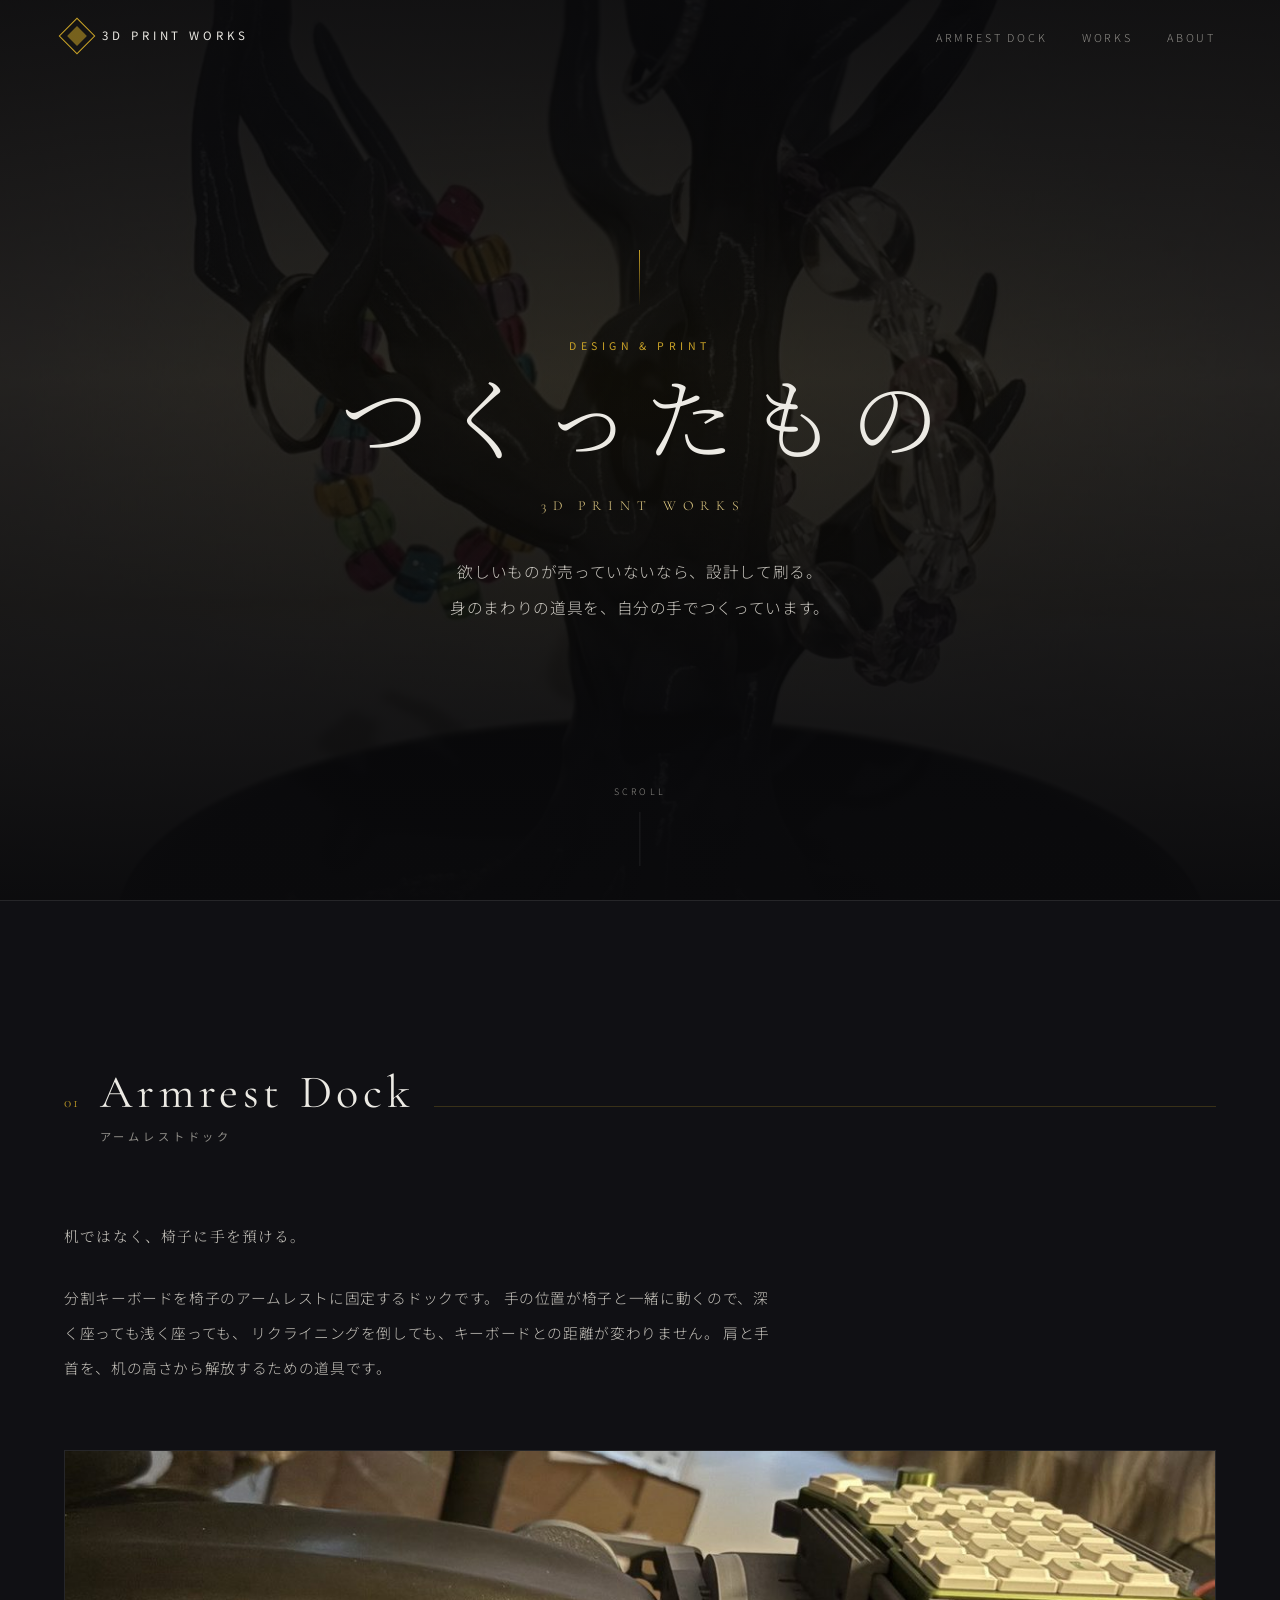
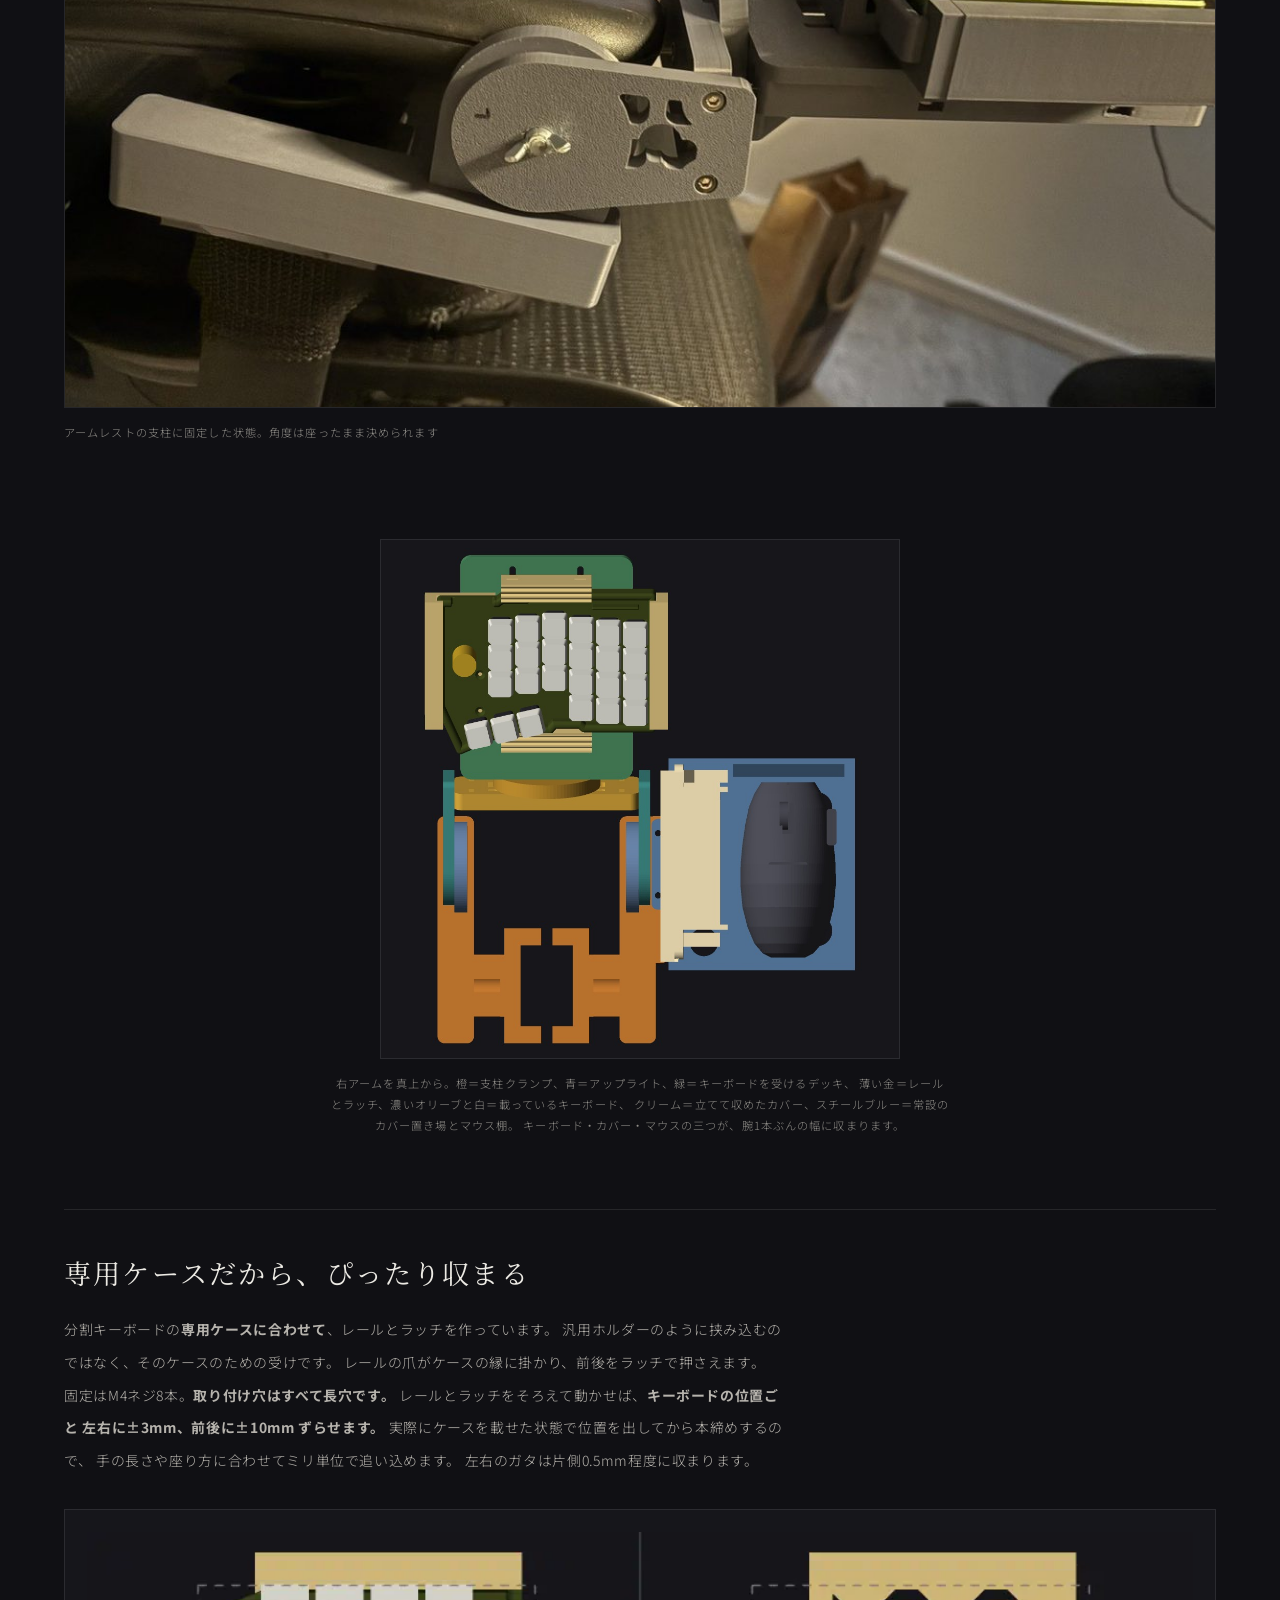
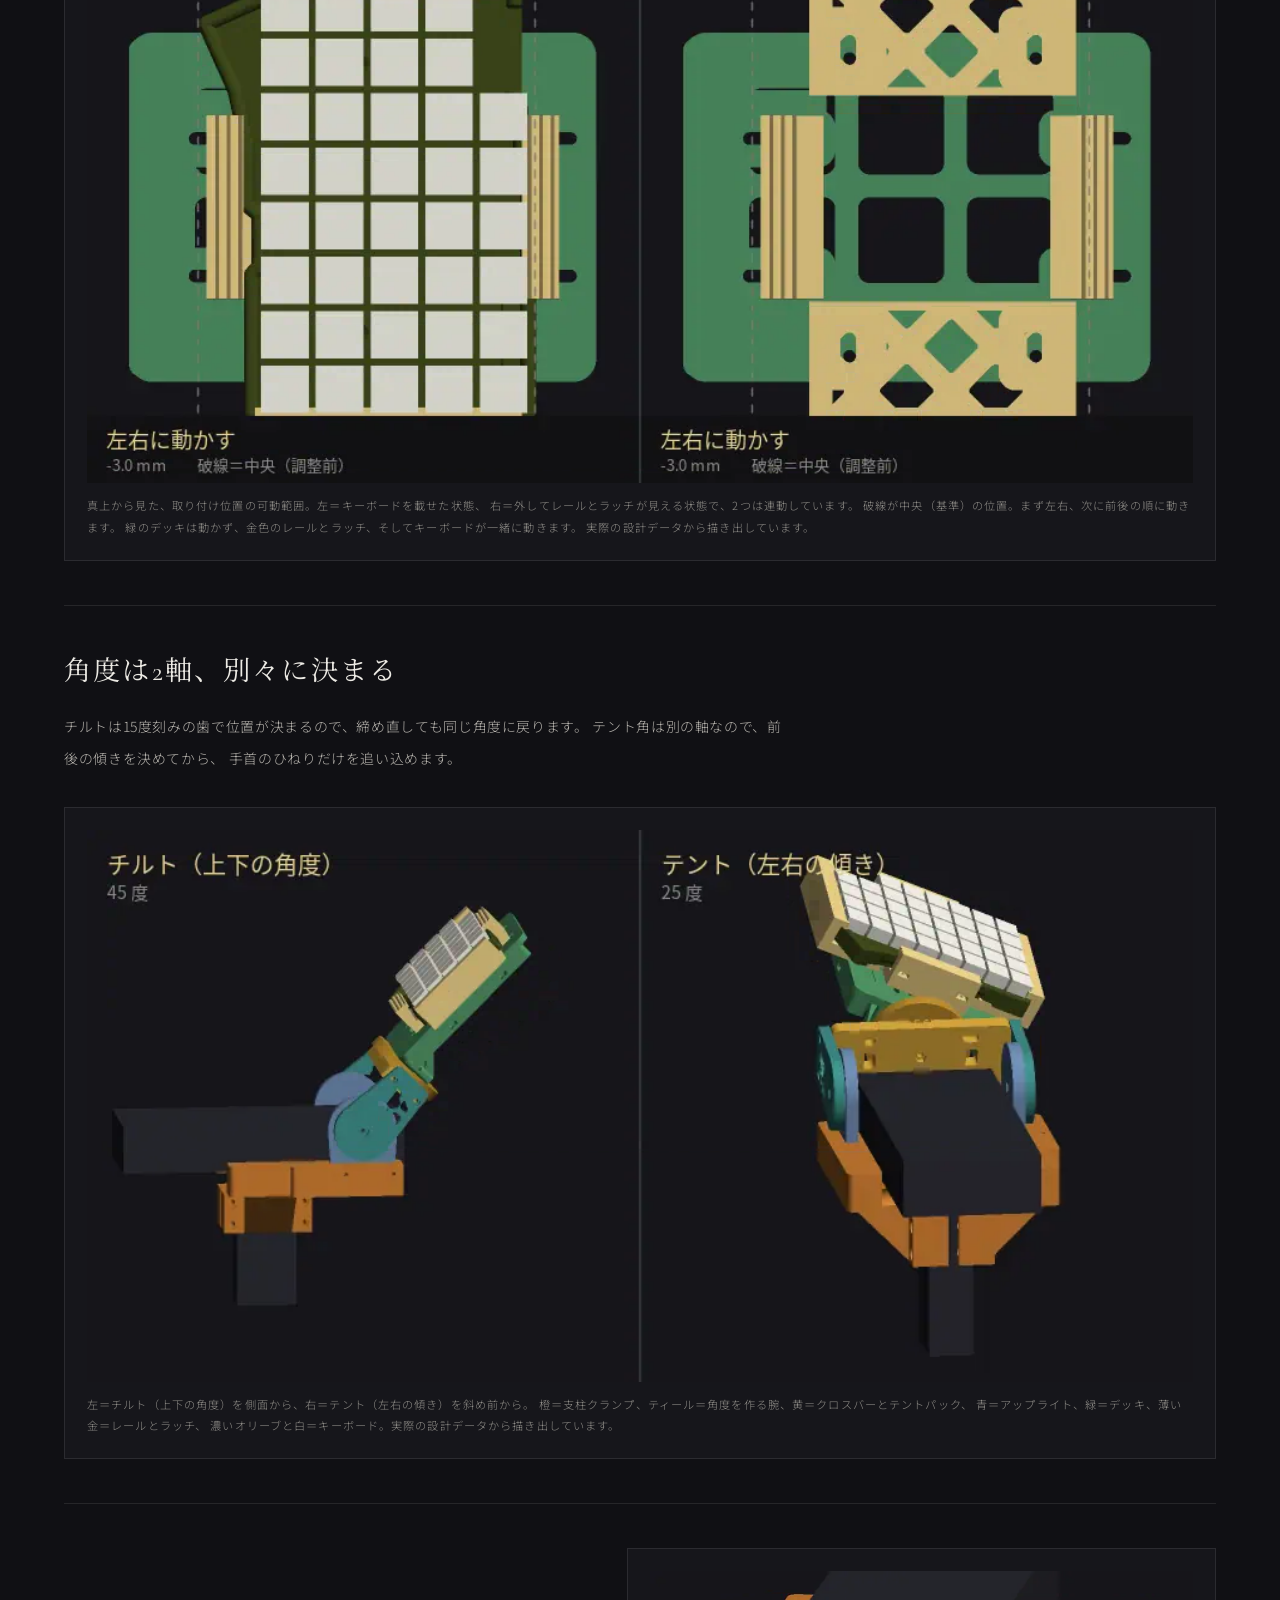
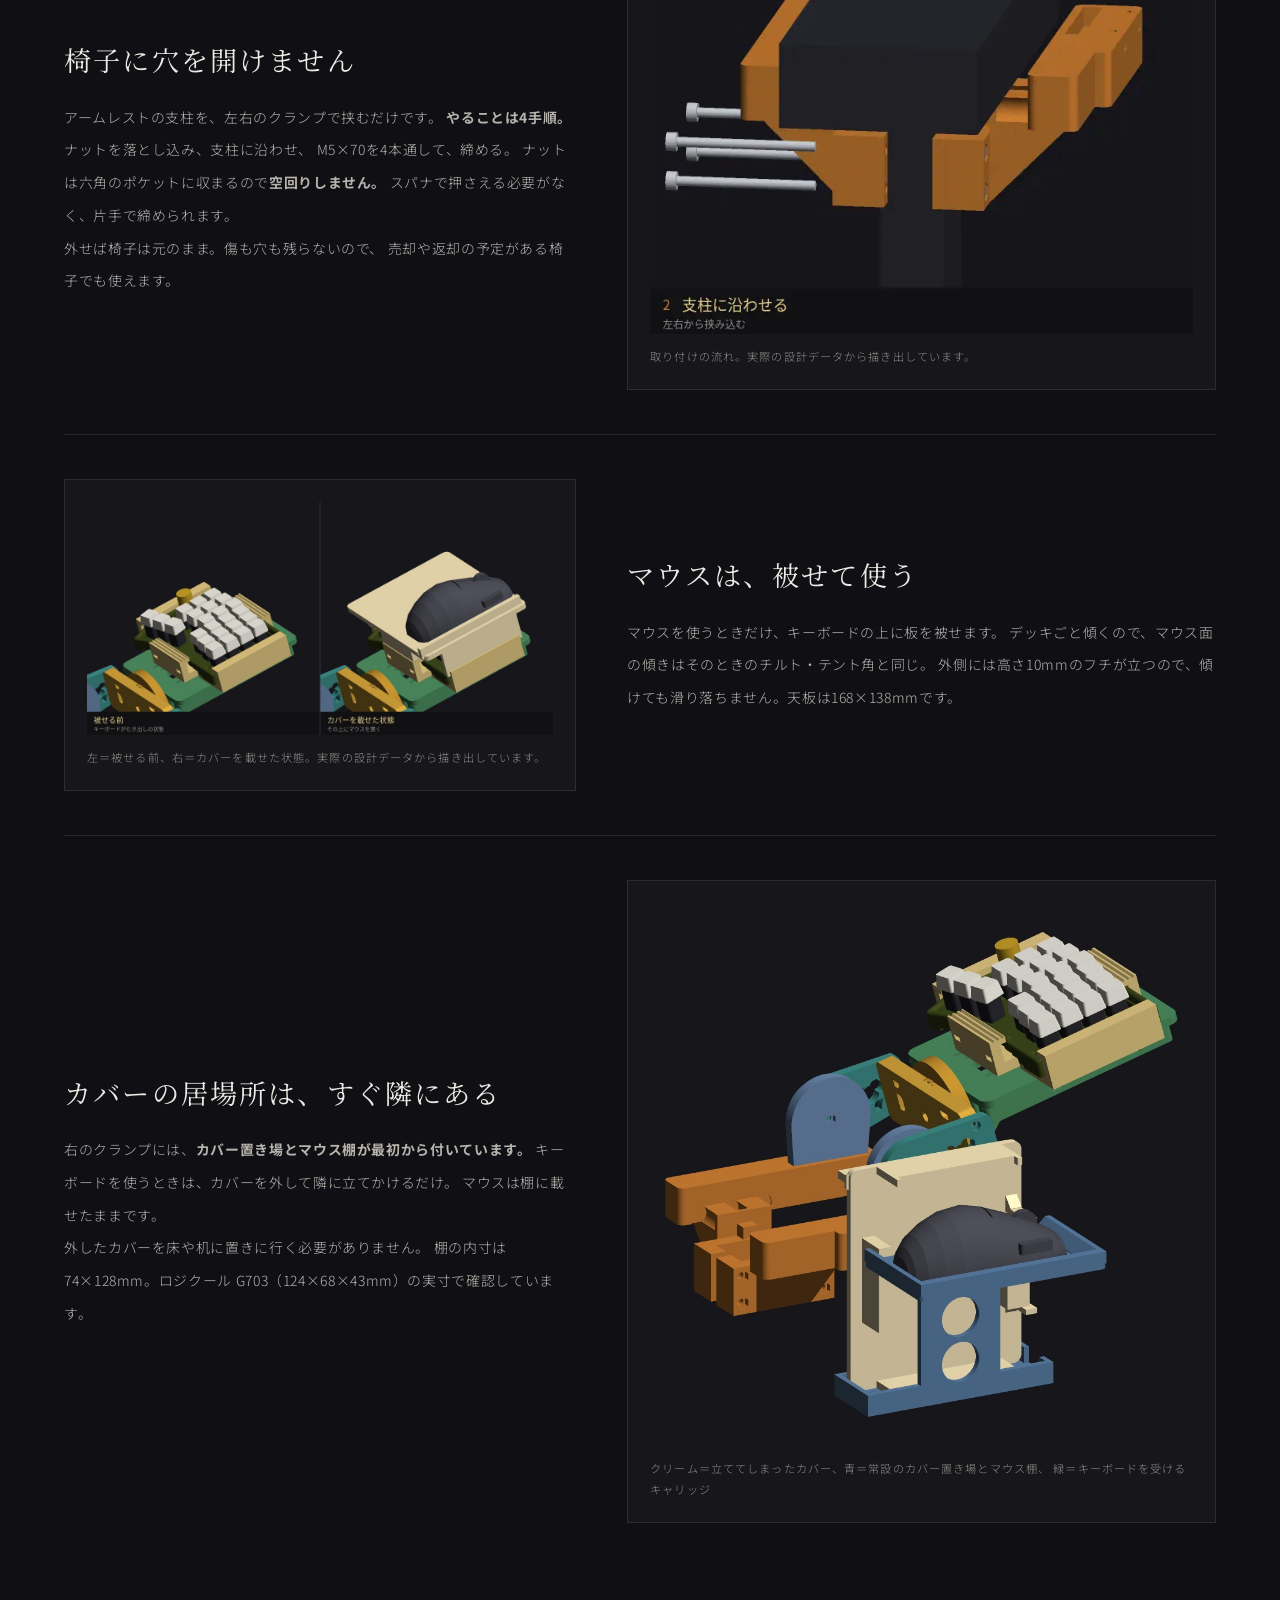
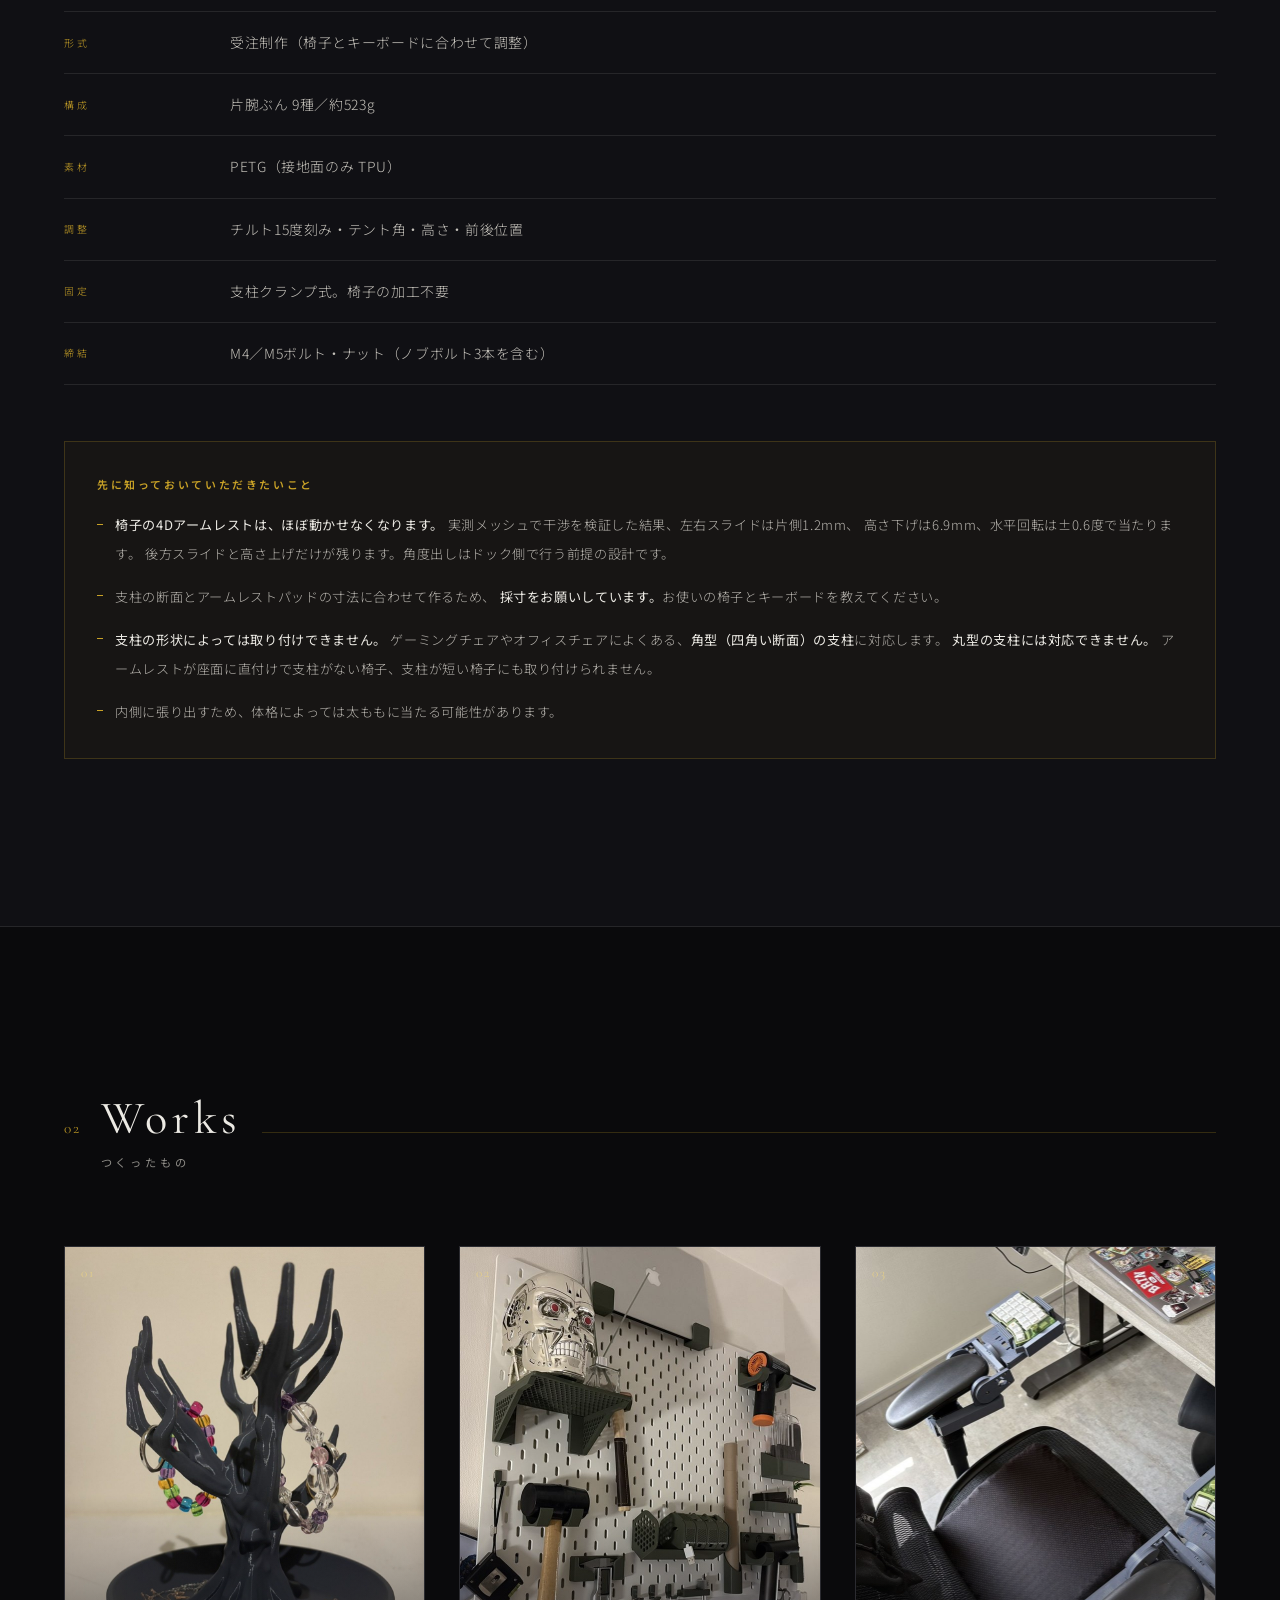
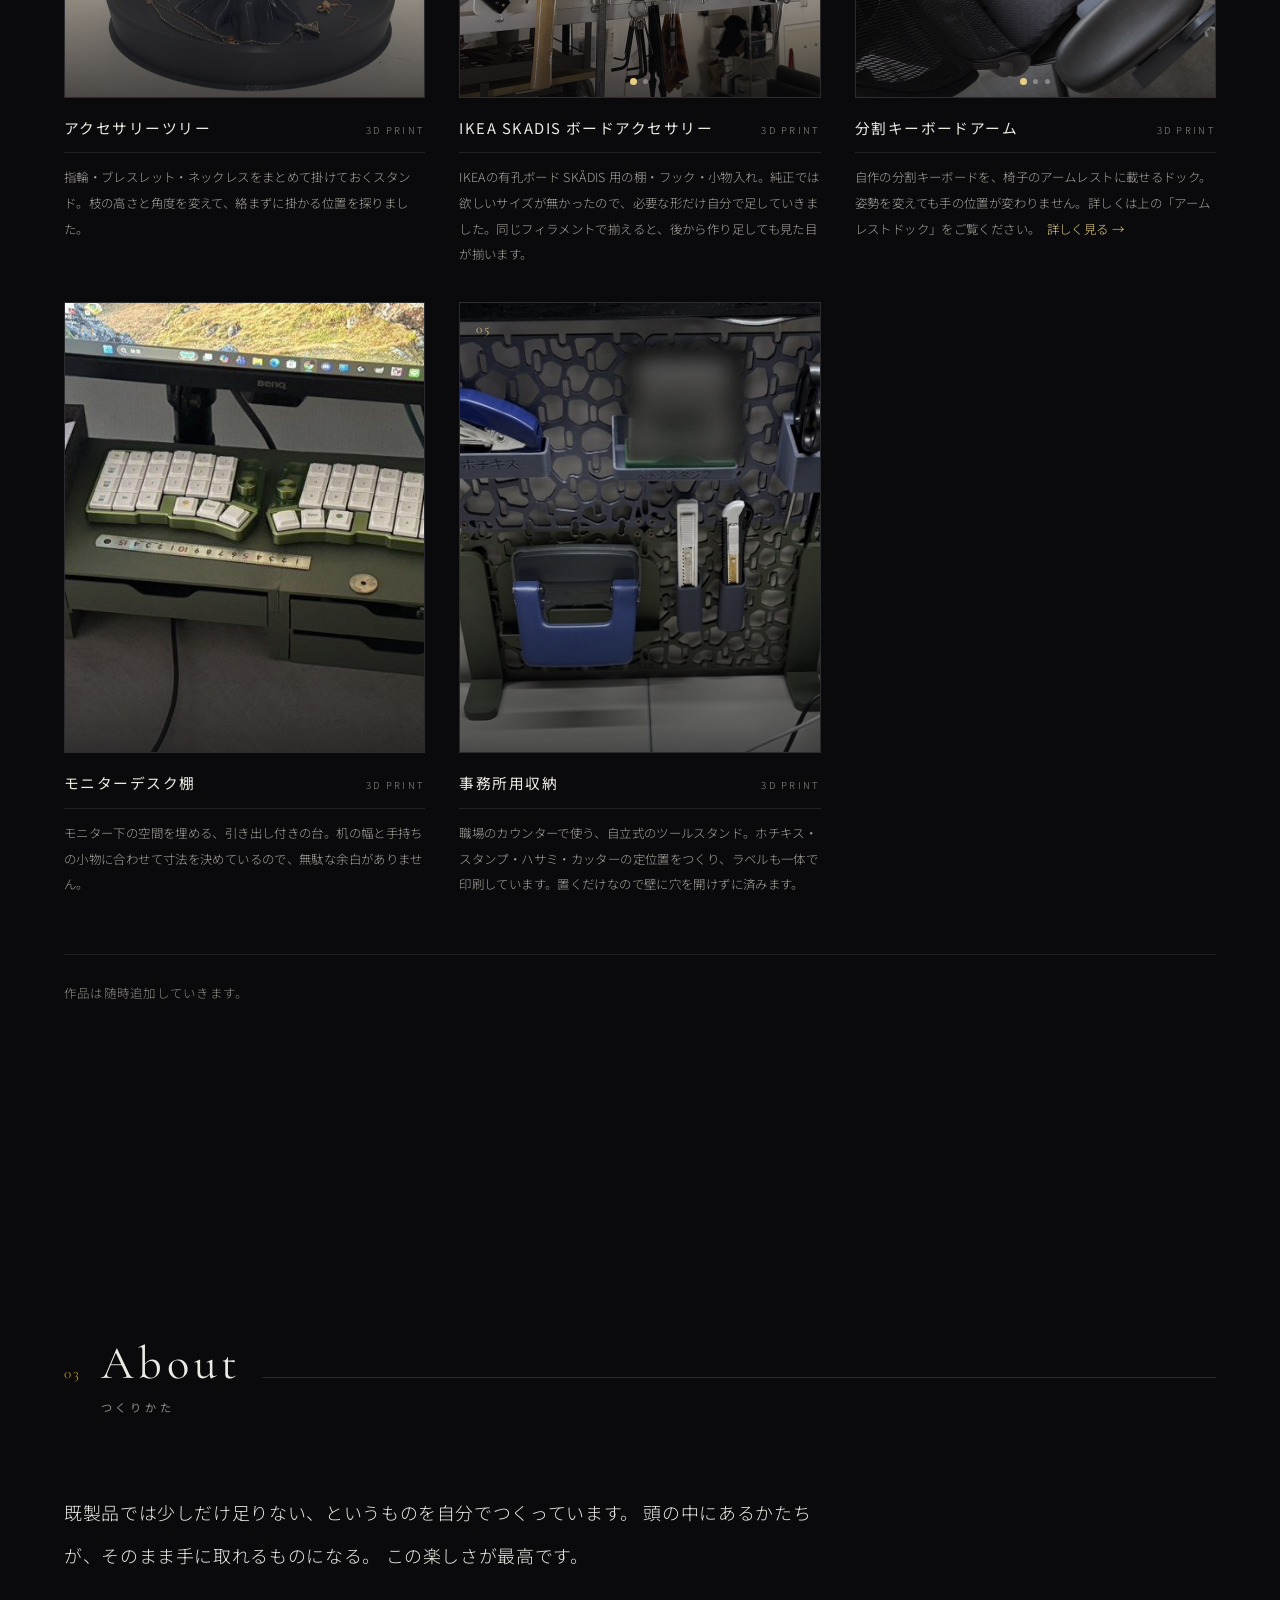
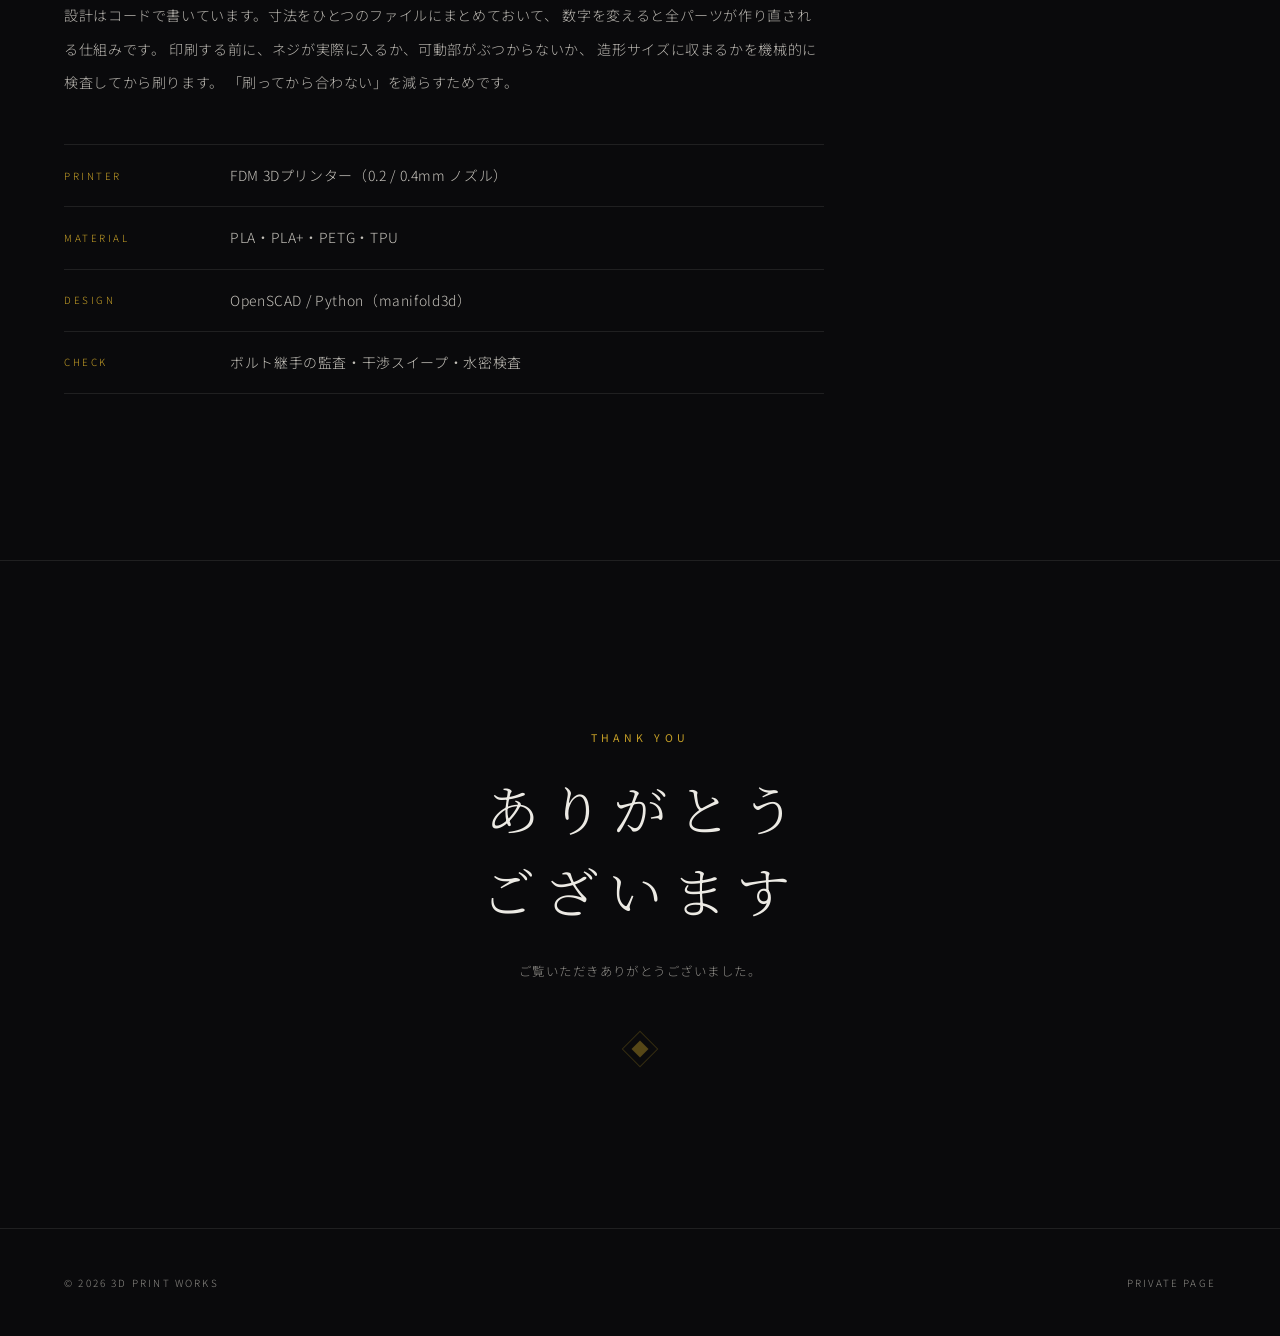
<file: DY55SY6J/index.html>
<!DOCTYPE html>
<html lang="ja">
<head>
<meta charset="UTF-8">
<meta name="viewport" content="width=device-width, initial-scale=1, viewport-fit=cover">
<title>3D PRINT WORKS</title>
<meta name="description" content="3Dプリンターで身のまわりの道具を設計してつくっています。">
<meta name="theme-color" content="#0a0a0c">

<!-- ===== 検索避け =====================================================
     検索エンジンにこのページを載せないための指定です。
     個人情報を消したので、検索に載せたくなったらこの4行を消してください。
     robots.txt でクロール自体を止めてはいけません。Googleはページを
     読みに来て初めて noindex に気づくので、ブロックすると逆に
     「URLだけ」が検索結果に残ることがあります。
     ==================================================================== -->
<meta name="robots" content="noindex, nofollow, noarchive, nosnippet, noimageindex, notranslate">
<meta name="googlebot" content="noindex, nofollow, noimageindex">
<meta name="bingbot" content="noindex, nofollow">
<meta name="referrer" content="no-referrer">

<meta property="og:type" content="website">
<meta property="og:title" content="3D PRINT WORKS">
<meta property="og:description" content="3Dプリンターで身のまわりの道具を設計してつくっています。">
<meta property="og:image" content="works/03_分割キーボードアーム-3.jpg">

<link rel="preconnect" href="https://fonts.googleapis.com">
<link rel="preconnect" href="https://fonts.gstatic.com" crossorigin>
<link href="https://fonts.googleapis.com/css2?family=Cormorant+Garamond:wght@300;400;500&family=Noto+Sans+JP:wght@300;400;500;700&family=Noto+Serif+JP:wght@300;400;600&display=swap" rel="stylesheet">

<link rel="stylesheet" href="style.css">
</head>
<body>
<!-- ============================================================================
     文面はこのファイルだけ直せば変わります。

       index.html   ← 文章・見出し（このファイル）
       style.css    ← 色や余白などの見た目
       script.js    ← 作品リストと、各作品の説明文（NOTES）

     タグ（< > で囲まれた部分）は消さずに、その内側の文字だけ書き換えてください。
     直したら index.html をブラウザで開いて確認 → python3 publish.py
     ============================================================================ -->

<header id="hdr">
  <a class="brand" href="#hero">
    <span class="mark"></span>
    <span class="wm">3D PRINT WORKS</span>
  </a>
  <button class="burger" id="burger" aria-label="メニュー"><span></span><span></span><span></span></button>
  <nav id="nav">
    <ul>
      <li><a href="#dock">ARMREST DOCK</a></li>
      <li><a href="#works">WORKS</a></li>
      <li><a href="#about">ABOUT</a></li>
    </ul>
  </nav>
</header>

<!-- ==================== HERO ==================== -->
<section id="hero">
  <div class="bg"></div>
  <div class="veil"></div>
  <div class="inner">
    <div class="hero-line"></div>
    <!-- 小見出し（英字） -->
    <div class="eyebrow">Design &amp; Print</div>
    <!-- 大きく出る見出し -->
    <h1>つくったもの</h1>
    <div class="romaji">3D PRINT WORKS</div>
    <!-- キャッチコピー。<br> で改行、行を増やしたければ <span> ごとコピー -->
    <p class="lead">
      <span>欲しいものが売っていないなら、設計して刷る。</span><br>
      <span>身のまわりの道具を、自分の手でつくっています。</span>
    </p>
  </div>
  <div class="cue">
    <span class="t">SCROLL</span>
    <span class="l"></span>
  </div>
</section>

<!-- ==================== 主役の作品：アームレストドック ====================
     ここが商品紹介のページです。文章は自由に書き換えてください。
     販売を始めたら、下のほうにある「CTA」のコメントを外すとボタンが出ます。
     ==================================================================== -->
<section class="sec" id="dock">
  <div class="sec-inner">
    <div class="sec-head rise">
      <span class="sec-num">01</span>
      <h2 class="sec-title">
        <span class="en">Armrest Dock</span>
        <span class="jp">アームレストドック</span>
      </h2>
      <span class="rule"></span>
    </div>

    <!-- ▼ つかみ -->
    <div class="dock-lead rise">
      <p class="dock-catch">机ではなく、椅子に手を預ける。</p>
      <p>
        分割キーボードを椅子のアームレストに固定するドックです。
        手の位置が椅子と一緒に動くので、深く座っても浅く座っても、
        リクライニングを倒しても、キーボードとの距離が変わりません。
        肩と手首を、机の高さから解放するための道具です。
      </p>
    </div>

    <!-- ▼ 実物写真 -->
    <figure class="dock-hero rise">
      <img src="works/03_分割キーボードアーム-3.jpg" alt="アームレストドックの回転ジョイント部" loading="lazy">
      <figcaption>アームレストの支柱に固定した状態。角度は座ったまま決められます</figcaption>
    </figure>

    <!-- ▼ 全体図 -->
    <figure class="dock-overview rise">
      <img src="figures/fig-overview.jpg" alt="右アーム全体図。真上から見たところ" loading="lazy">
      <figcaption>
        右アームを真上から。橙＝支柱クランプ、青＝アップライト、緑＝キーボードを受けるデッキ、
        薄い金＝レールとラッチ、濃いオリーブと白＝載っているキーボード、
        クリーム＝立てて収めたカバー、スチールブルー＝常設のカバー置き場とマウス棚。
        キーボード・カバー・マウスの三つが、腕1本ぶんの幅に収まります。
      </figcaption>
    </figure>

    <!-- ▼ 機能の説明 -->
    <div class="feat wide rise">
      <div class="feat-txt">
        <h3>専用ケースだから、ぴったり収まる</h3>
        <p>
          分割キーボードの<strong>専用ケースに合わせて</strong>、レールとラッチを作っています。
          汎用ホルダーのように挟み込むのではなく、そのケースのための受けです。
          レールの爪がケースの縁に掛かり、前後をラッチで押さえます。
        </p>
        <p>
          固定はM4ネジ8本。<strong>取り付け穴はすべて長穴です。</strong>
          レールとラッチをそろえて動かせば、<strong>キーボードの位置ごと
          左右に±3mm、前後に±10mm ずらせます。</strong>
          実際にケースを載せた状態で位置を出してから本締めするので、
          手の長さや座り方に合わせてミリ単位で追い込めます。
          左右のガタは片側0.5mm程度に収まります。
        </p>
      </div>
      <figure class="feat-fig">
        <img src="figures/fig-fit.webp" alt="真上から見た、レールとラッチが長穴の範囲で動く様子" loading="lazy">
        <figcaption>
          真上から見た、取り付け位置の可動範囲。左＝キーボードを載せた状態、
          右＝外してレールとラッチが見える状態で、2つは連動しています。
          破線が中央（基準）の位置。まず左右、次に前後の順に動きます。
          緑のデッキは動かず、金色のレールとラッチ、そしてキーボードが一緒に動きます。
          実際の設計データから描き出しています。
        </figcaption>
      </figure>
    </div>

    <div class="feat wide rise">
      <div class="feat-txt">
        <h3>角度は2軸、別々に決まる</h3>
        <p>
          チルトは15度刻みの歯で位置が決まるので、締め直しても同じ角度に戻ります。
          テント角は別の軸なので、前後の傾きを決めてから、
          手首のひねりだけを追い込めます。
        </p>
      </div>
      <figure class="feat-fig">
        <img src="figures/fig-motion.webp" alt="チルトとテントの角度が変わる様子" loading="lazy">
        <figcaption>
          左＝チルト（上下の角度）を側面から、右＝テント（左右の傾き）を斜め前から。
          橙＝支柱クランプ、ティール＝角度を作る腕、黄＝クロスバーとテントパック、
          青＝アップライト、緑＝デッキ、薄い金＝レールとラッチ、
          濃いオリーブと白＝キーボード。実際の設計データから描き出しています。
        </figcaption>
      </figure>
    </div>

    <div class="feat rise">
      <div class="feat-txt">
        <h3>椅子に穴を開けません</h3>
        <p>
          アームレストの支柱を、左右のクランプで挟むだけです。
          <strong>やることは4手順。</strong>ナットを落とし込み、支柱に沿わせ、
          M5×70を4本通して、締める。
          ナットは六角のポケットに収まるので<strong>空回りしません。</strong>
          スパナで押さえる必要がなく、片手で締められます。
        </p>
        <p>
          外せば椅子は元のまま。傷も穴も残らないので、
          売却や返却の予定がある椅子でも使えます。
        </p>
      </div>
      <figure class="feat-fig">
        <img src="figures/fig-clamp.webp" alt="支柱にクランプを挟み、ボルトを通して締めるまでの流れ" loading="lazy">
        <figcaption>取り付けの流れ。実際の設計データから描き出しています。</figcaption>
      </figure>
    </div>

    <div class="feat rise reverse">
      <div class="feat-txt">
        <h3>マウスは、被せて使う</h3>
        <p>
          マウスを使うときだけ、キーボードの上に板を被せます。
          デッキごと傾くので、マウス面の傾きはそのときのチルト・テント角と同じ。
          外側には高さ10mmのフチが立つので、傾けても滑り落ちません。天板は168×138mmです。
        </p>
      </div>
      <figure class="feat-fig">
        <img src="figures/fig-cover.jpg" alt="被せる前と、カバーを載せてマウスを置いた状態" loading="lazy">
        <figcaption>左＝被せる前、右＝カバーを載せた状態。実際の設計データから描き出しています。</figcaption>
      </figure>
    </div>

    <div class="feat rise">
      <div class="feat-txt">
        <h3>カバーの居場所は、すぐ隣にある</h3>
        <p>
          右のクランプには、<strong>カバー置き場とマウス棚が最初から付いています。</strong>
          キーボードを使うときは、カバーを外して隣に立てかけるだけ。
          マウスは棚に載せたままです。
        </p>
        <p>
          外したカバーを床や机に置きに行く必要がありません。
          棚の内寸は74×128mm。ロジクール G703（124×68×43mm）の実寸で確認しています。
        </p>
      </div>
      <figure class="feat-fig">
        <img src="figures/fig-stored.jpg" alt="カバーを立ててしまい、マウスを棚に載せた状態" loading="lazy">
        <figcaption>
          クリーム＝立ててしまったカバー、青＝常設のカバー置き場とマウス棚、
          緑＝キーボードを受けるキャリッジ
        </figcaption>
      </figure>
    </div>

    <!-- ▼ 仕様 -->
    <dl class="spec dock-spec rise">
      <div><dt>形式</dt><dd>受注制作（椅子とキーボードに合わせて調整）</dd></div>
      <div><dt>構成</dt><dd>片腕ぶん 9種／約523g</dd></div>
      <div><dt>素材</dt><dd>PETG（接地面のみ TPU）</dd></div>
      <div><dt>調整</dt><dd>チルト15度刻み・テント角・高さ・前後位置</dd></div>
      <div><dt>固定</dt><dd>支柱クランプ式。椅子の加工不要</dd></div>
      <div><dt>締結</dt><dd>M4／M5ボルト・ナット（ノブボルト3本を含む）</dd></div>
    </dl>

    <!-- ▼ 正直に書いておくこと -->
    <div class="dock-note rise">
      <h4>先に知っておいていただきたいこと</h4>
      <ul>
        <li>
          <strong>椅子の4Dアームレストは、ほぼ動かせなくなります。</strong>
          実測メッシュで干渉を検証した結果、左右スライドは片側1.2mm、
          高さ下げは6.9mm、水平回転は±0.6度で当たります。
          後方スライドと高さ上げだけが残ります。角度出しはドック側で行う前提の設計です。
        </li>
        <li>
          支柱の断面とアームレストパッドの寸法に合わせて作るため、
          <strong>採寸をお願いしています。</strong>お使いの椅子とキーボードを教えてください。
        </li>
        <li>
          <strong>支柱の形状によっては取り付けできません。</strong>
          ゲーミングチェアやオフィスチェアによくある、<strong>角型（四角い断面）の支柱</strong>に対応します。
          <strong>丸型の支柱には対応できません。</strong>
          アームレストが座面に直付けで支柱がない椅子、支柱が短い椅子にも取り付けられません。
        </li>
        <li>内側に張り出すため、体格によっては太ももに当たる可能性があります。</li>
      </ul>
    </div>

    <!-- ▼ CTA（購入ボタン）
         販売を始めたら、下の div を囲んでいるコメント記号を外し、
         href の中身を販売ページのURLに置き換えてください。 -->
    <!--
    <div class="dock-cta rise">
      <a class="btn" href="https://example.com/">受注のご相談</a>
    </div>
    -->

  </div>
</section>

<!-- ==================== WORKS ==================== -->
<section class="sec" id="works">
  <div class="sec-inner">
    <div class="sec-head rise">
      <span class="sec-num">02</span>
      <h2 class="sec-title">
        <span class="en">Works</span>
        <span class="jp">つくったもの</span>
      </h2>
      <span class="rule"></span>
    </div>

    <div class="works-grid" id="works-grid"></div>

    <p class="works-note rise">
      作品は随時追加していきます。
    </p>
  </div>
</section>

<!-- ==================== ABOUT ==================== -->
<section class="sec" id="about">
  <div class="sec-inner">
    <div class="sec-head rise">
      <span class="sec-num">03</span>
      <h2 class="sec-title">
        <span class="en">About</span>
        <span class="jp">つくりかた</span>
      </h2>
      <span class="rule"></span>
    </div>

    <div class="about-single rise">
      <!-- ▼ 大きめに出る導入の一文 -->
      <p class="about-lead">
        既製品では少しだけ足りない、というものを自分でつくっています。
        頭の中にあるかたちが、そのまま手に取れるものになる。
        この楽しさが最高です。
      </p>
      <!-- ▼ 続きの本文 -->
      <p>
        設計はコードで書いています。寸法をひとつのファイルにまとめておいて、
        数字を変えると全パーツが作り直される仕組みです。
        印刷する前に、ネジが実際に入るか、可動部がぶつからないか、
        造形サイズに収まるかを機械的に検査してから刷ります。
        「刷ってから合わない」を減らすためです。
      </p>

      <!-- ▼ 一覧。行を増やすときは <div>〜</div> をコピー、消すときは行ごと削除 -->
      <dl class="spec">
        <div><dt>PRINTER</dt><dd>FDM 3Dプリンター（0.2 / 0.4mm ノズル）</dd></div>
        <div><dt>MATERIAL</dt><dd>PLA・PLA+・PETG・TPU</dd></div>
        <div><dt>DESIGN</dt><dd>OpenSCAD / Python（manifold3d）</dd></div>
        <div><dt>CHECK</dt><dd>ボルト継手の監査・干渉スイープ・水密検査</dd></div>
      </dl>
    </div>
  </div>
</section>

<!-- ==================== 結び ==================== -->
<section class="sec" id="closing">
  <div class="sec-inner">
    <div class="eyebrow">Thank you</div>
    <h2 class="big">ありがとう<br>ございます</h2>
    <p>ご覧いただきありがとうございました。</p>
    <div class="closing-mark"></div>
  </div>
</section>

<footer>
  <span>&copy; 2026 3D PRINT WORKS</span>
  <span>PRIVATE PAGE</span>
</footer>

<div class="lb" id="lb">
  <button class="x" aria-label="閉じる">&times;</button>
  <button class="nav prev" aria-label="前へ">&lsaquo;</button>
  <img id="lb-img" alt="">
  <button class="nav next" aria-label="次へ">&rsaquo;</button>
  <div class="cap" id="lb-cap"></div>
</div>

<script src="script.js"></script>
</body>
</html>
</file>
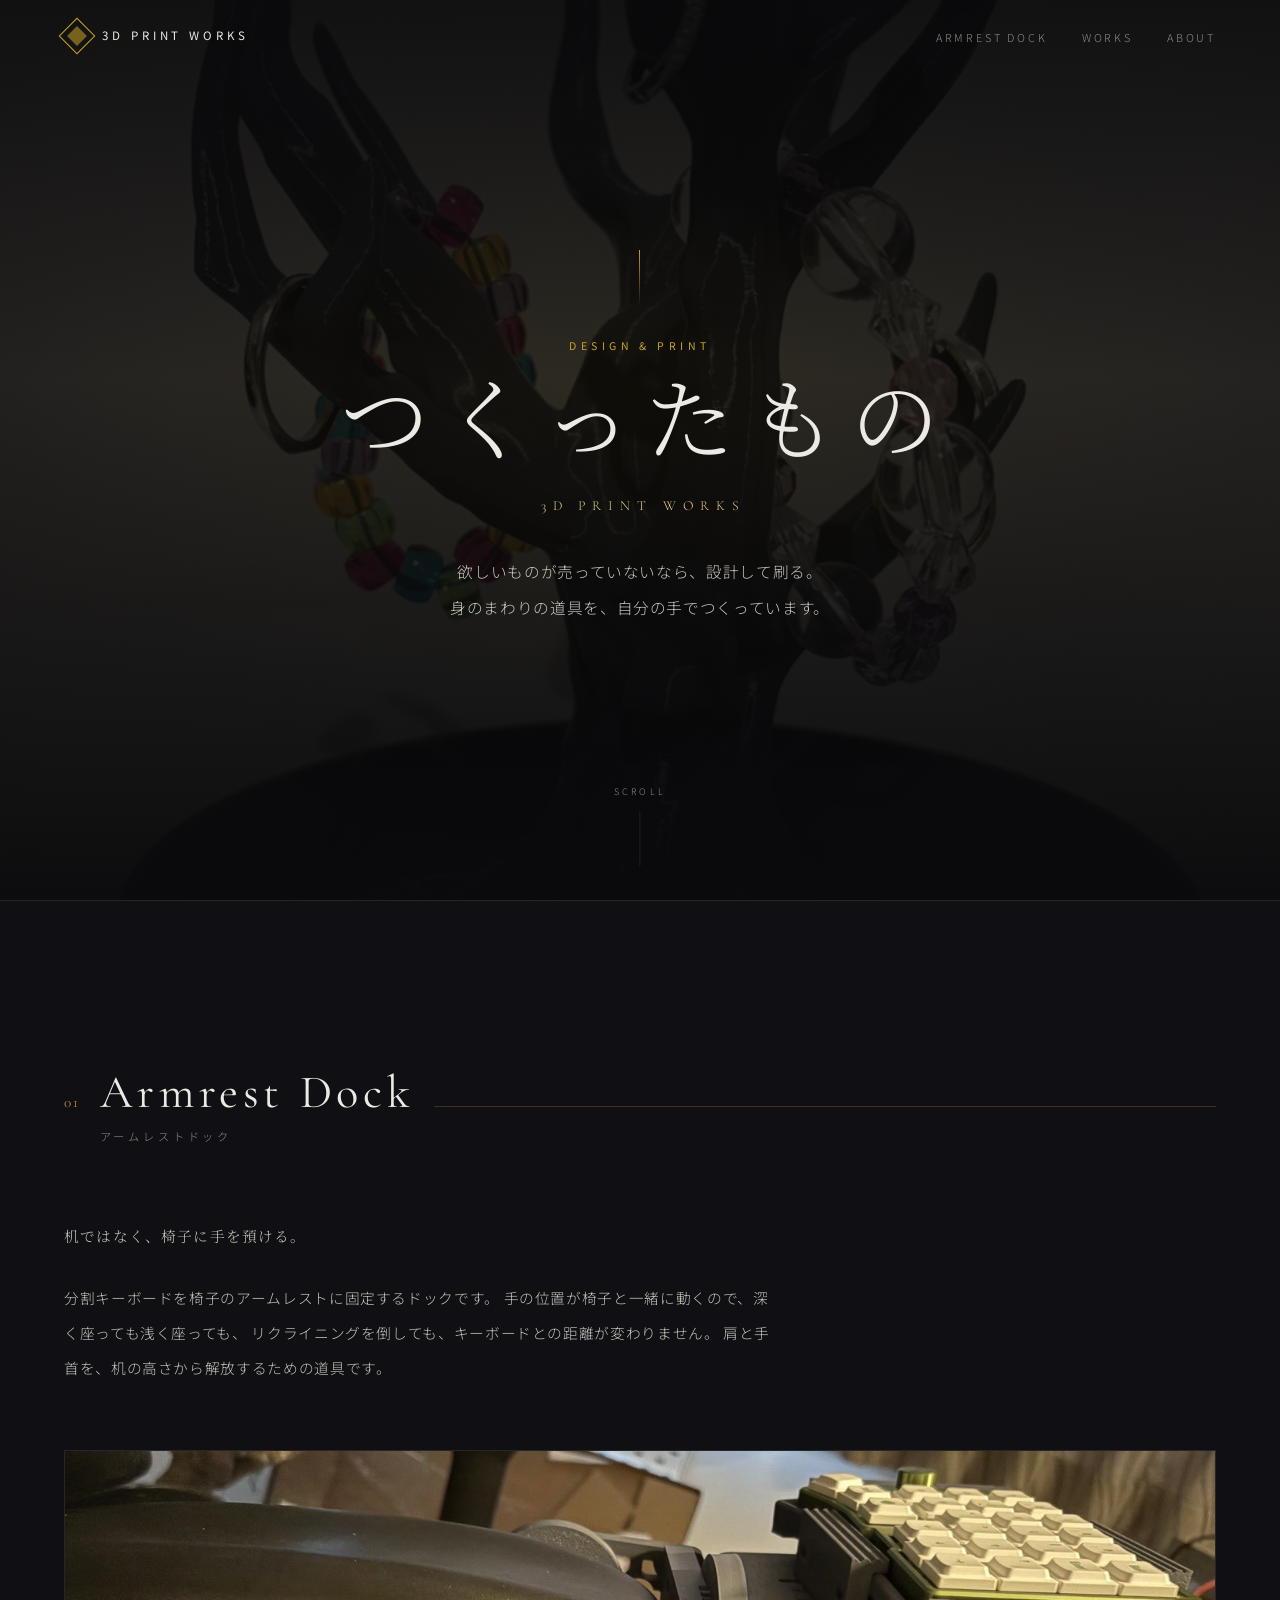
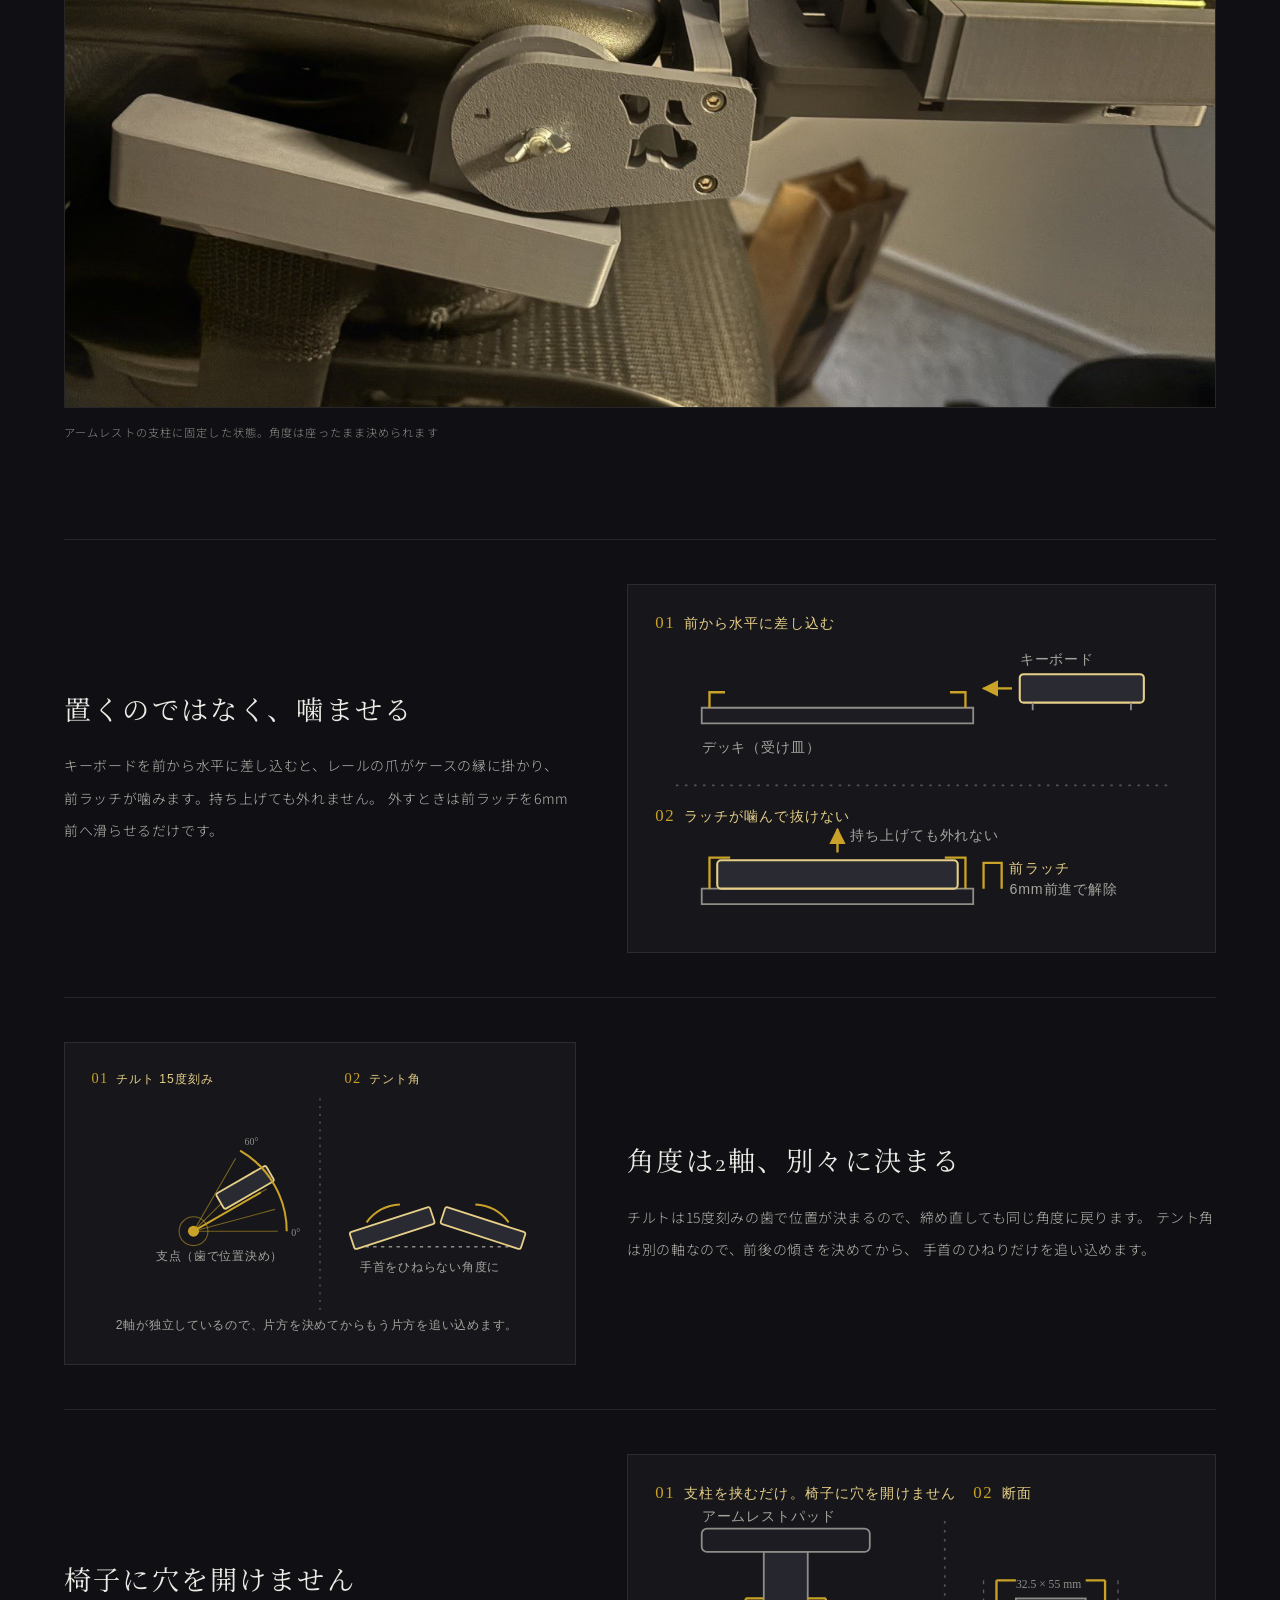
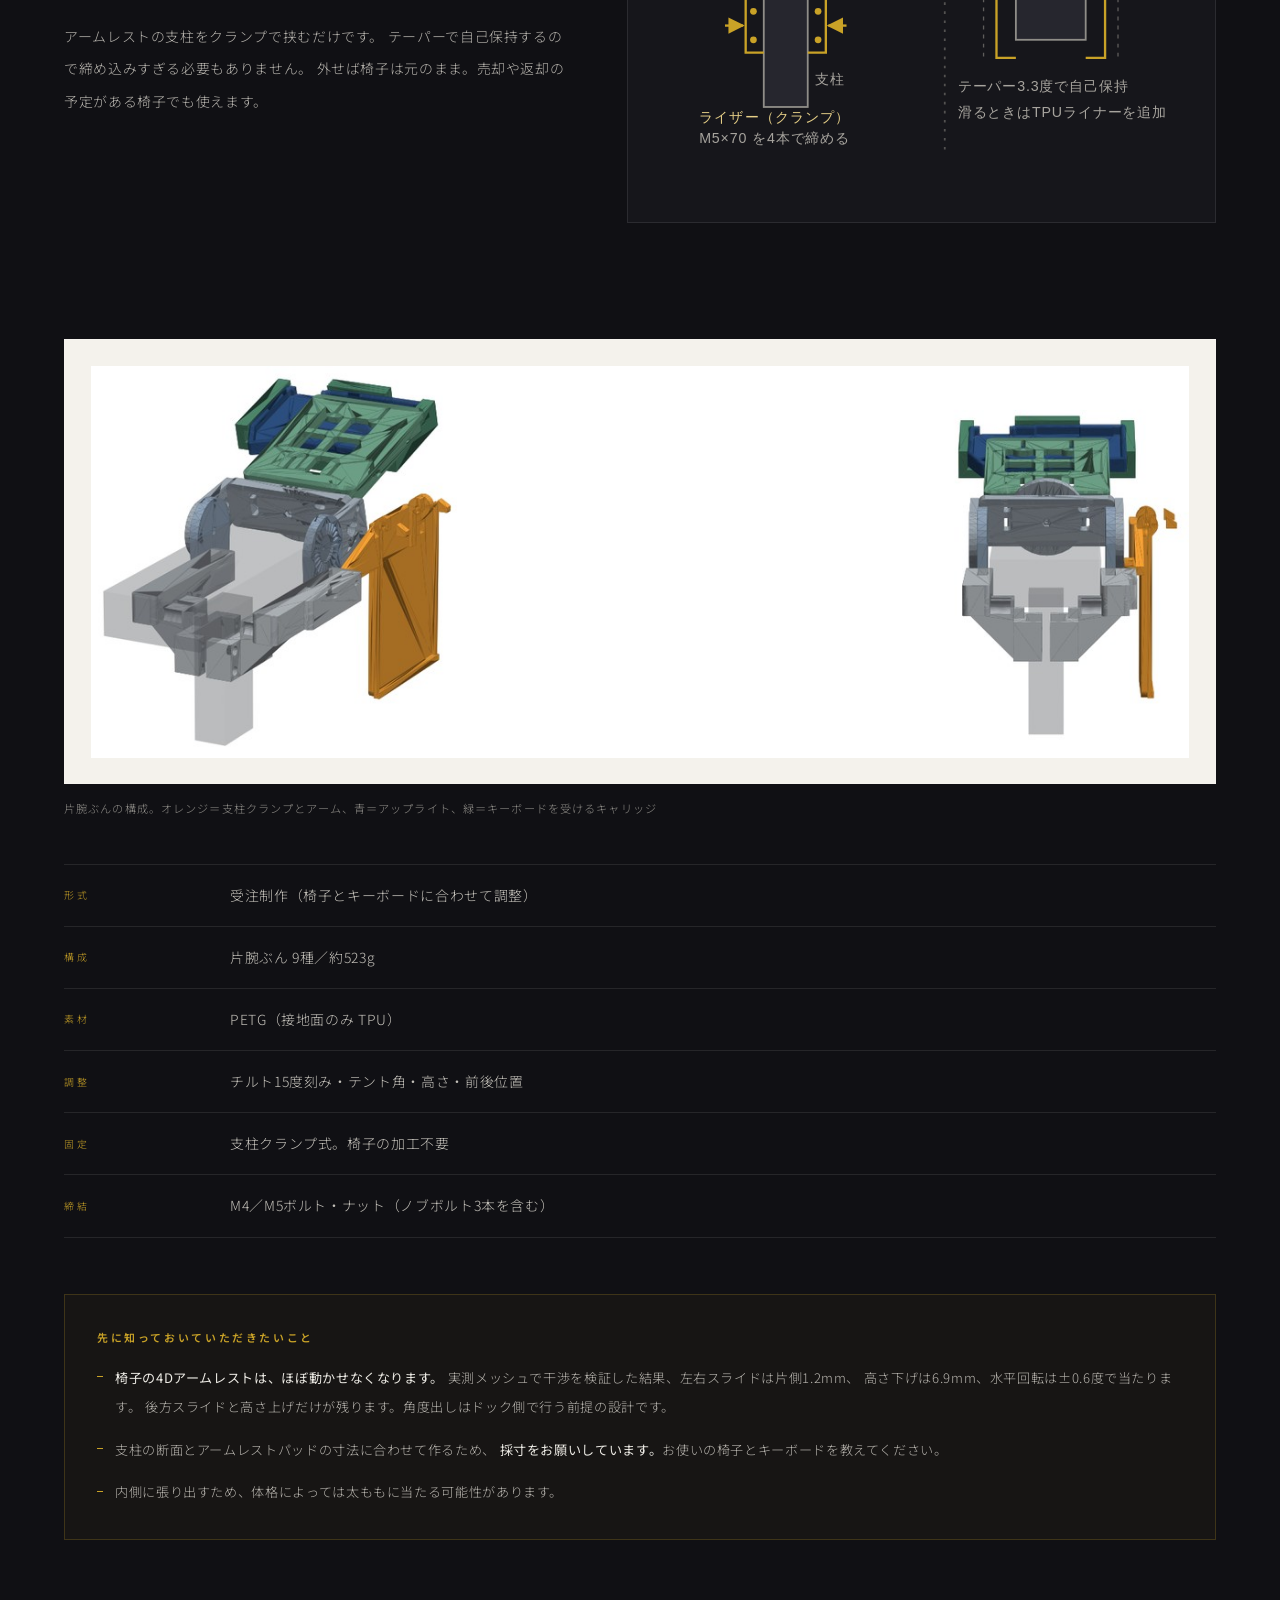
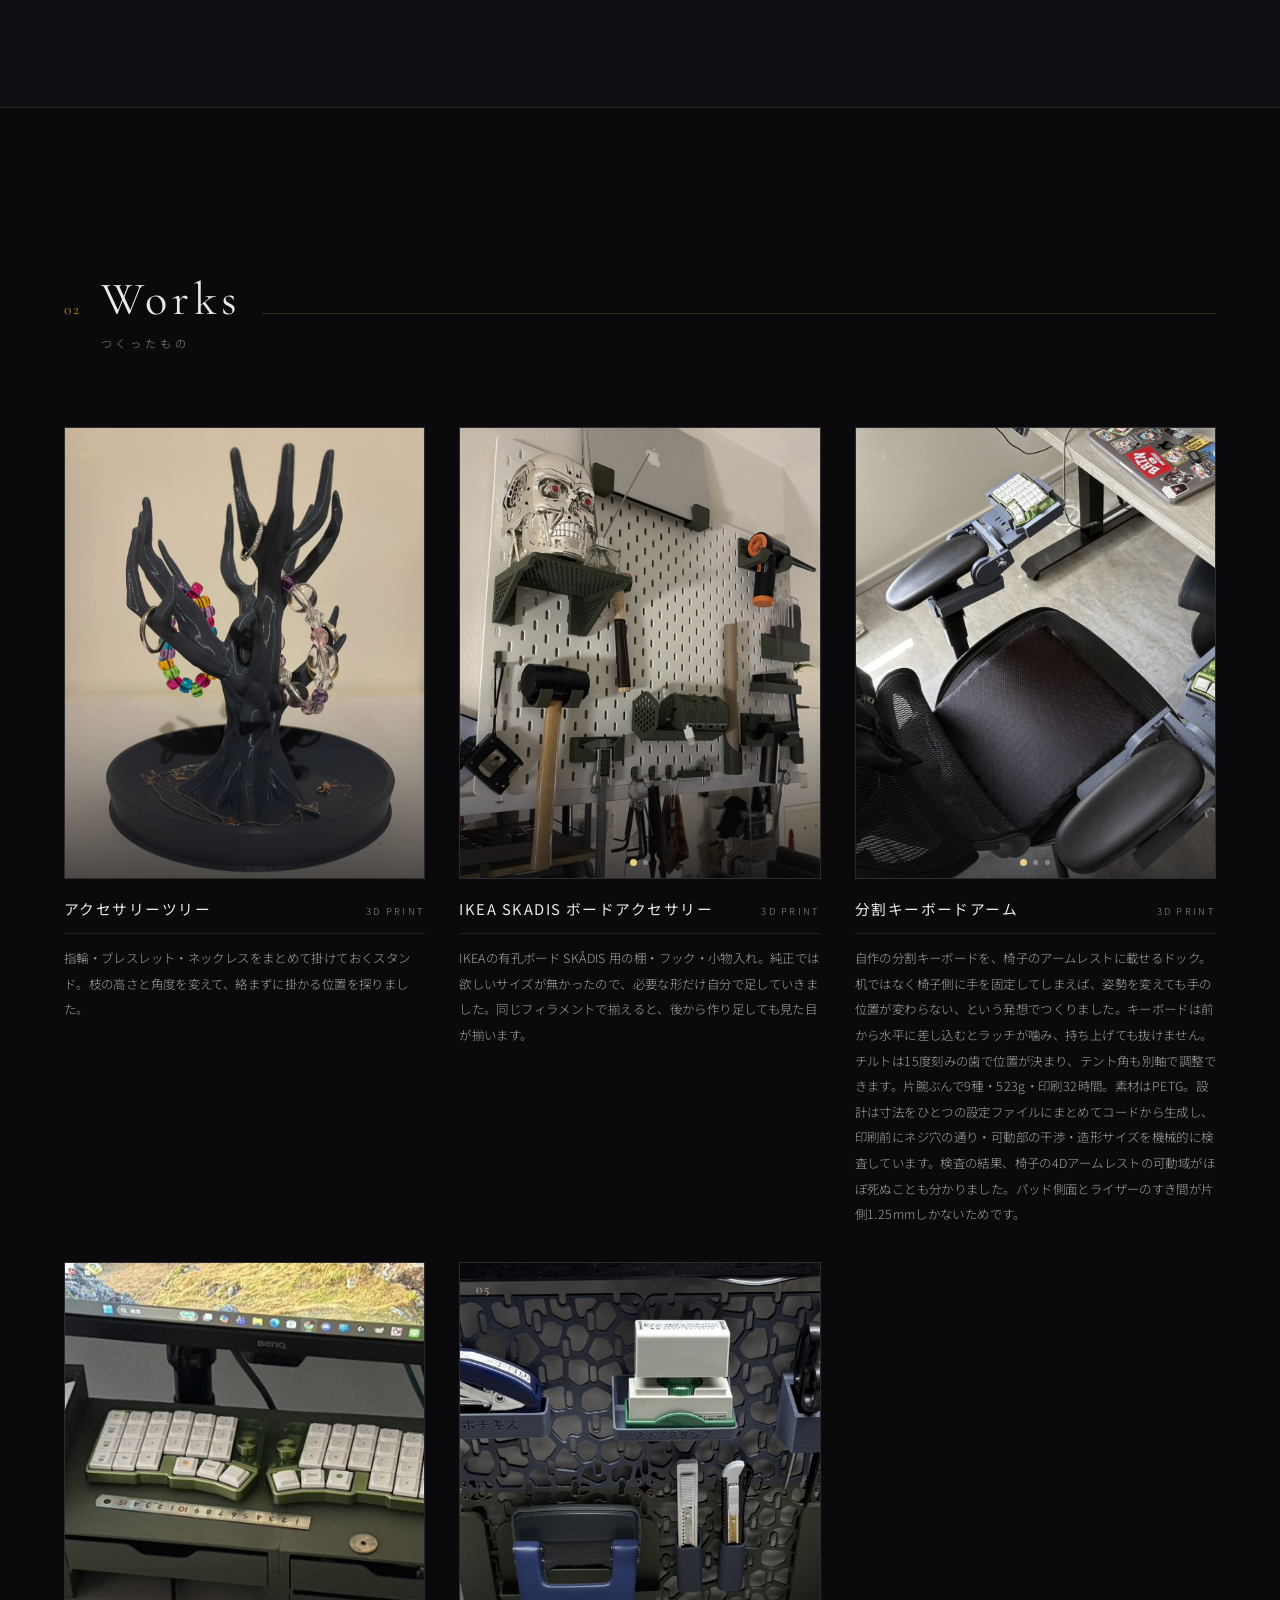
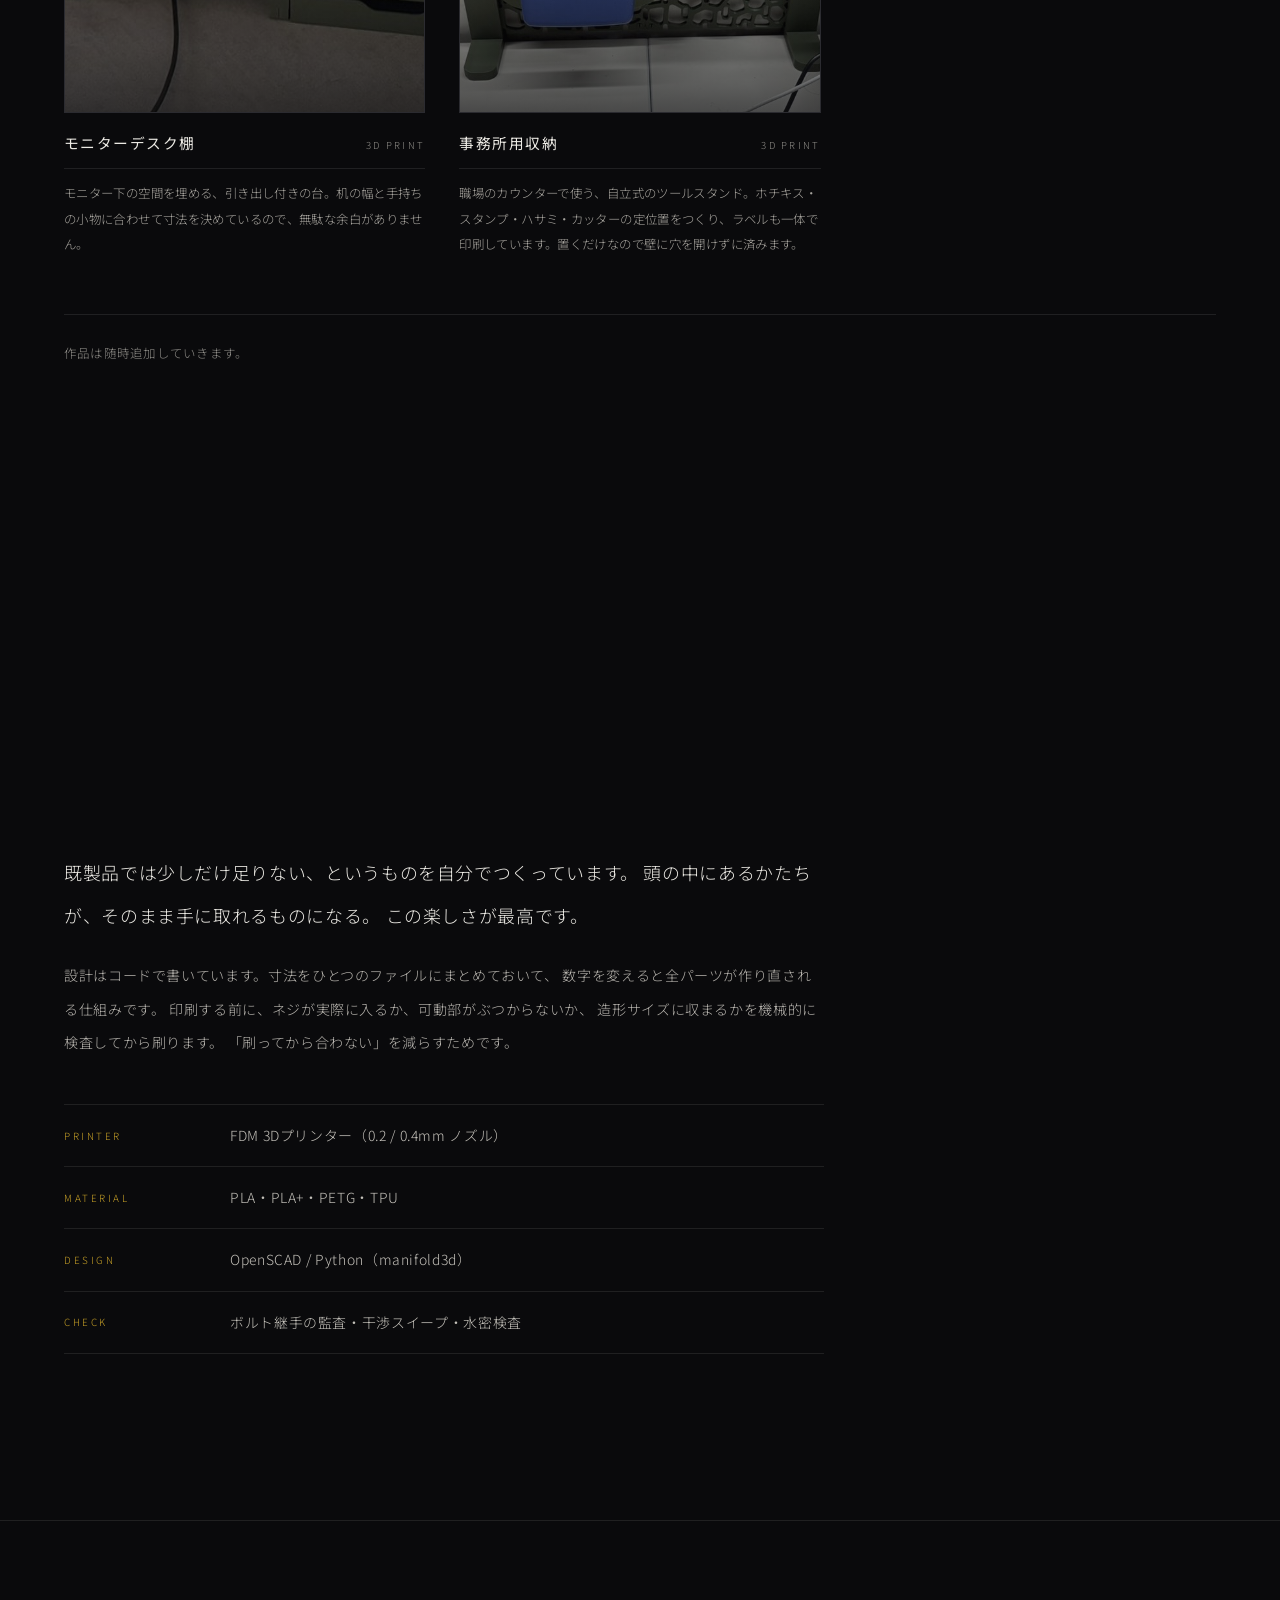
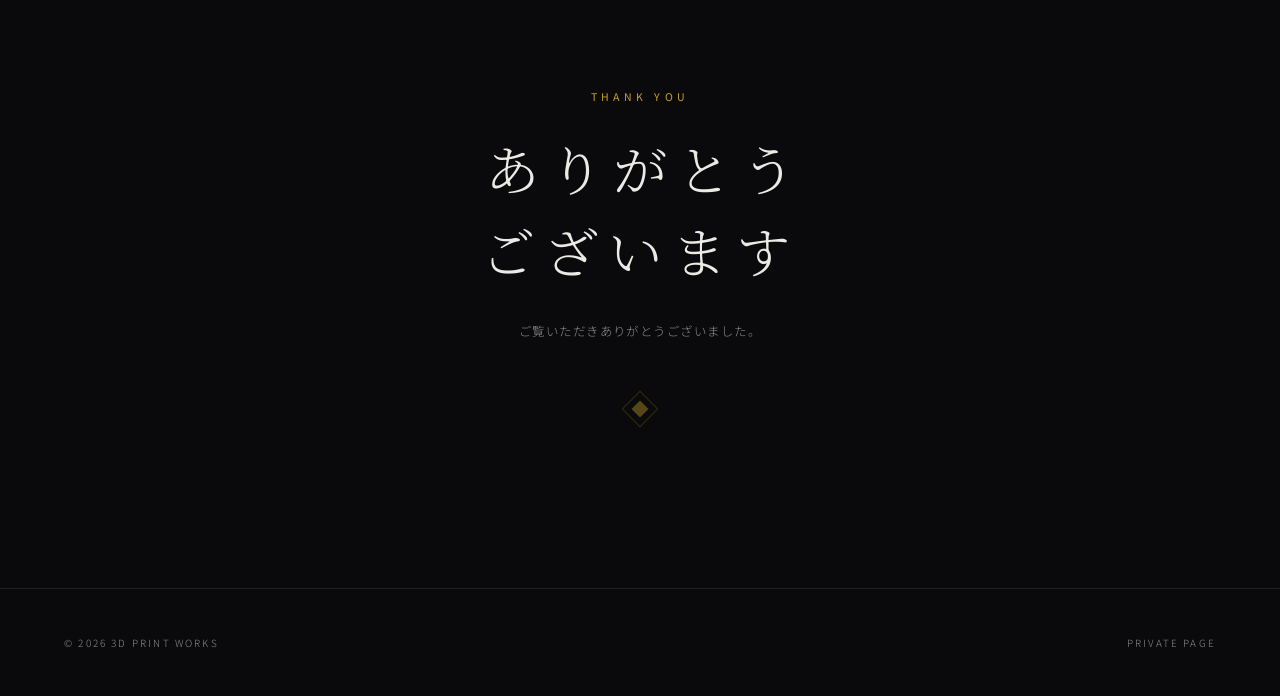
<file: DY55SY6J/DY55SY6J/index.html>
<!DOCTYPE html>
<html lang="ja">
<head>
<meta charset="UTF-8">
<meta name="viewport" content="width=device-width, initial-scale=1, viewport-fit=cover">
<title>3D PRINT WORKS</title>
<meta name="description" content="3Dプリンターで身のまわりの道具を設計してつくっています。">
<meta name="theme-color" content="#0a0a0c">

<!-- ===== 検索避け =====================================================
     検索エンジンにこのページを載せないための指定です。
     個人情報を消したので、検索に載せたくなったらこの4行を消してください。
     robots.txt でクロール自体を止めてはいけません。Googleはページを
     読みに来て初めて noindex に気づくので、ブロックすると逆に
     「URLだけ」が検索結果に残ることがあります。
     ==================================================================== -->
<meta name="robots" content="noindex, nofollow, noarchive, nosnippet, noimageindex, notranslate">
<meta name="googlebot" content="noindex, nofollow, noimageindex">
<meta name="bingbot" content="noindex, nofollow">
<meta name="referrer" content="no-referrer">

<meta property="og:type" content="website">
<meta property="og:title" content="3D PRINT WORKS">
<meta property="og:description" content="3Dプリンターで身のまわりの道具を設計してつくっています。">
<meta property="og:image" content="works/03_分割キーボードアーム-3.jpg">

<link rel="preconnect" href="https://fonts.googleapis.com">
<link rel="preconnect" href="https://fonts.gstatic.com" crossorigin>
<link href="https://fonts.googleapis.com/css2?family=Cormorant+Garamond:wght@300;400;500&family=Noto+Sans+JP:wght@300;400;500;700&family=Noto+Serif+JP:wght@300;400;600&display=swap" rel="stylesheet">

<link rel="stylesheet" href="style.css">
</head>
<body>
<!-- ============================================================================
     文面はこのファイルだけ直せば変わります。

       index.html   ← 文章・見出し（このファイル）
       style.css    ← 色や余白などの見た目
       script.js    ← 作品リストと、各作品の説明文（NOTES）

     タグ（< > で囲まれた部分）は消さずに、その内側の文字だけ書き換えてください。
     直したら index.html をブラウザで開いて確認 → python3 publish.py
     ============================================================================ -->

<header id="hdr">
  <a class="brand" href="#hero">
    <span class="mark"></span>
    <span class="wm">3D PRINT WORKS</span>
  </a>
  <button class="burger" id="burger" aria-label="メニュー"><span></span><span></span><span></span></button>
  <nav id="nav">
    <ul>
      <li><a href="#dock">ARMREST DOCK</a></li>
      <li><a href="#works">WORKS</a></li>
      <li><a href="#about">ABOUT</a></li>
    </ul>
  </nav>
</header>

<!-- ==================== HERO ==================== -->
<section id="hero">
  <div class="bg"></div>
  <div class="veil"></div>
  <div class="inner">
    <div class="hero-line"></div>
    <!-- 小見出し（英字） -->
    <div class="eyebrow">Design &amp; Print</div>
    <!-- 大きく出る見出し -->
    <h1>つくったもの</h1>
    <div class="romaji">3D PRINT WORKS</div>
    <!-- キャッチコピー。<br> で改行、行を増やしたければ <span> ごとコピー -->
    <p class="lead">
      <span>欲しいものが売っていないなら、設計して刷る。</span><br>
      <span>身のまわりの道具を、自分の手でつくっています。</span>
    </p>
  </div>
  <div class="cue">
    <span class="t">SCROLL</span>
    <span class="l"></span>
  </div>
</section>

<!-- ==================== 主役の作品：アームレストドック ====================
     ここが商品紹介のページです。文章は自由に書き換えてください。
     販売を始めたら、下のほうにある「CTA」のコメントを外すとボタンが出ます。
     ==================================================================== -->
<section class="sec" id="dock">
  <div class="sec-inner">
    <div class="sec-head rise">
      <span class="sec-num">01</span>
      <div class="sec-title">
        <div class="en">Armrest Dock</div>
        <div class="jp">アームレストドック</div>
      </div>
      <span class="rule"></span>
    </div>

    <!-- ▼ つかみ -->
    <div class="dock-lead rise">
      <p class="dock-catch">机ではなく、椅子に手を預ける。</p>
      <p>
        分割キーボードを椅子のアームレストに固定するドックです。
        手の位置が椅子と一緒に動くので、深く座っても浅く座っても、
        リクライニングを倒しても、キーボードとの距離が変わりません。
        肩と手首を、机の高さから解放するための道具です。
      </p>
    </div>

    <!-- ▼ 実物写真 -->
    <figure class="dock-hero rise">
      <img src="works/03_分割キーボードアーム-3.jpg" alt="アームレストドックの回転ジョイント部" loading="lazy">
      <figcaption>アームレストの支柱に固定した状態。角度は座ったまま決められます</figcaption>
    </figure>

    <!-- ▼ 機能の説明 -->
    <div class="feat rise">
      <div class="feat-txt">
        <h3>置くのではなく、噛ませる</h3>
        <p>
          キーボードを前から水平に差し込むと、レールの爪がケースの縁に掛かり、
          前ラッチが噛みます。持ち上げても外れません。
          外すときは前ラッチを6mm前へ滑らせるだけです。
        </p>
      </div>
      <figure class="feat-fig"><img src="figures/fig-slidein.svg" alt="差し込みとラッチの図"></figure>
    </div>

    <div class="feat rise reverse">
      <div class="feat-txt">
        <h3>角度は2軸、別々に決まる</h3>
        <p>
          チルトは15度刻みの歯で位置が決まるので、締め直しても同じ角度に戻ります。
          テント角は別の軸なので、前後の傾きを決めてから、
          手首のひねりだけを追い込めます。
        </p>
      </div>
      <figure class="feat-fig"><img src="figures/fig-angle.svg" alt="チルトとテント角の図"></figure>
    </div>

    <div class="feat rise">
      <div class="feat-txt">
        <h3>椅子に穴を開けません</h3>
        <p>
          アームレストの支柱をクランプで挟むだけです。
          テーパーで自己保持するので締め込みすぎる必要もありません。
          外せば椅子は元のまま。売却や返却の予定がある椅子でも使えます。
        </p>
      </div>
      <figure class="feat-fig"><img src="figures/fig-clamp.svg" alt="支柱クランプの図"></figure>
    </div>

    <!-- ▼ 構成図 -->
    <figure class="dock-assembly rise">
      <img src="figures/fig-assembly.jpg" alt="ドックの構成図" loading="lazy">
      <figcaption>片腕ぶんの構成。オレンジ＝支柱クランプとアーム、青＝アップライト、緑＝キーボードを受けるキャリッジ</figcaption>
    </figure>

    <!-- ▼ 仕様 -->
    <dl class="spec dock-spec rise">
      <div><dt>形式</dt><dd>受注制作（椅子とキーボードに合わせて調整）</dd></div>
      <div><dt>構成</dt><dd>片腕ぶん 9種／約523g</dd></div>
      <div><dt>素材</dt><dd>PETG（接地面のみ TPU）</dd></div>
      <div><dt>調整</dt><dd>チルト15度刻み・テント角・高さ・前後位置</dd></div>
      <div><dt>固定</dt><dd>支柱クランプ式。椅子の加工不要</dd></div>
      <div><dt>締結</dt><dd>M4／M5ボルト・ナット（ノブボルト3本を含む）</dd></div>
    </dl>

    <!-- ▼ 正直に書いておくこと -->
    <div class="dock-note rise">
      <h4>先に知っておいていただきたいこと</h4>
      <ul>
        <li>
          <strong>椅子の4Dアームレストは、ほぼ動かせなくなります。</strong>
          実測メッシュで干渉を検証した結果、左右スライドは片側1.2mm、
          高さ下げは6.9mm、水平回転は±0.6度で当たります。
          後方スライドと高さ上げだけが残ります。角度出しはドック側で行う前提の設計です。
        </li>
        <li>
          支柱の断面とアームレストパッドの寸法に合わせて作るため、
          <strong>採寸をお願いしています。</strong>お使いの椅子とキーボードを教えてください。
        </li>
        <li>内側に張り出すため、体格によっては太ももに当たる可能性があります。</li>
      </ul>
    </div>

    <!-- ▼ CTA（購入ボタン）
         販売を始めたら、下の div を囲んでいるコメント記号を外し、
         href の中身を販売ページのURLに置き換えてください。 -->
    <!--
    <div class="dock-cta rise">
      <a class="btn" href="https://example.com/">受注のご相談</a>
    </div>
    -->

  </div>
</section>

<!-- ==================== WORKS ==================== -->
<section class="sec" id="works">
  <div class="sec-inner">
    <div class="sec-head rise">
      <span class="sec-num">02</span>
      <div class="sec-title">
        <div class="en">Works</div>
        <div class="jp">つくったもの</div>
      </div>
      <span class="rule"></span>
    </div>

    <div class="works-grid" id="works-grid"></div>

    <p class="works-note rise">
      作品は随時追加していきます。
    </p>
  </div>
</section>

<!-- ==================== ABOUT ==================== -->
<section class="sec" id="about">
  <div class="sec-inner">
    <div class="sec-head rise">
      <span class="sec-num">03</span>
      <div class="sec-title">
        <div class="en">About</div>
        <div class="jp">つくりかた</div>
      </div>
      <span class="rule"></span>
    </div>

    <div class="about-single rise">
      <!-- ▼ 大きめに出る導入の一文 -->
      <p class="about-lead">
        既製品では少しだけ足りない、というものを自分でつくっています。
        頭の中にあるかたちが、そのまま手に取れるものになる。
        この楽しさが最高です。
      </p>
      <!-- ▼ 続きの本文 -->
      <p>
        設計はコードで書いています。寸法をひとつのファイルにまとめておいて、
        数字を変えると全パーツが作り直される仕組みです。
        印刷する前に、ネジが実際に入るか、可動部がぶつからないか、
        造形サイズに収まるかを機械的に検査してから刷ります。
        「刷ってから合わない」を減らすためです。
      </p>

      <!-- ▼ 一覧。行を増やすときは <div>〜</div> をコピー、消すときは行ごと削除 -->
      <dl class="spec">
        <div><dt>PRINTER</dt><dd>FDM 3Dプリンター（0.2 / 0.4mm ノズル）</dd></div>
        <div><dt>MATERIAL</dt><dd>PLA・PLA+・PETG・TPU</dd></div>
        <div><dt>DESIGN</dt><dd>OpenSCAD / Python（manifold3d）</dd></div>
        <div><dt>CHECK</dt><dd>ボルト継手の監査・干渉スイープ・水密検査</dd></div>
      </dl>
    </div>
  </div>
</section>

<!-- ==================== 結び ==================== -->
<section class="sec" id="closing">
  <div class="sec-inner">
    <div class="eyebrow">Thank you</div>
    <div class="big">ありがとう<br>ございます</div>
    <p>ご覧いただきありがとうございました。</p>
    <div class="closing-mark"></div>
  </div>
</section>

<footer>
  <span>&copy; 2026 3D PRINT WORKS</span>
  <span>PRIVATE PAGE</span>
</footer>

<div class="lb" id="lb">
  <button class="x" aria-label="閉じる">&times;</button>
  <button class="nav prev" aria-label="前へ">&lsaquo;</button>
  <img id="lb-img" alt="">
  <button class="nav next" aria-label="次へ">&rsaquo;</button>
  <div class="cap" id="lb-cap"></div>
</div>

<script src="script.js"></script>
</body>
</html>
</file>
<file: DY55SY6J/style.css>
/* ============================================================
   カラーとタイポグラフィ
   ============================================================ */
:root{
  --bg:#0a0a0c;
  --bg-2:#101014;
  --bg-3:#16161b;
  --line:rgba(201,162,39,.22);
  --line-soft:rgba(255,255,255,.09);
  --text:#eceae4;
  --muted:#8f8d88;
  --gold:#c9a227;
  --gold-lt:#e6cf87;

  --serif:"Cormorant Garamond","Noto Serif JP",serif;
  --sans:"Noto Sans JP",-apple-system,BlinkMacSystemFont,"Hiragino Sans",sans-serif;

  --pad:clamp(20px,5vw,80px);
  --nav-h:72px;
}

*{box-sizing:border-box;margin:0;padding:0}
html{scroll-behavior:smooth; -webkit-text-size-adjust:100%}
body{
  background:var(--bg); color:var(--text);
  font-family:var(--sans); font-weight:300;
  line-height:1.95; letter-spacing:.04em;
  overflow-x:hidden;
}
img{display:block; max-width:100%}
a{color:inherit; text-decoration:none}

/* 背景のごく淡いゴールドの滲み */
body::before{
  content:""; position:fixed; inset:0; pointer-events:none; z-index:0;
  background:
    radial-gradient(60vw 60vw at 78% -10%, rgba(201,162,39,.07), transparent 60%),
    radial-gradient(50vw 50vw at 8% 108%, rgba(201,162,39,.05), transparent 60%);
}

/* ============================================================
   共通パーツ
   ============================================================ */
.eyebrow{
  font-size:.66rem; letter-spacing:.42em; text-transform:uppercase;
  color:var(--gold); font-weight:400;
}
.rule{height:1px; background:var(--line); flex:1}

.sec{position:relative; z-index:1; padding:clamp(88px,13vw,168px) var(--pad)}
.sec-inner{max-width:1180px; margin:0 auto}

.sec-head{display:flex; align-items:baseline; gap:20px; margin-bottom:clamp(40px,6vw,72px)}
.sec-num{
  font-family:var(--serif); font-size:.95rem; color:var(--gold);
  letter-spacing:.12em; flex:none;
}
.sec-title{flex:none; font-weight:400; font-size:inherit; margin:0}
.sec-title .en, .sec-title .jp{display:block}
.sec-title .en{
  font-family:var(--serif); font-size:clamp(1.9rem,5vw,2.9rem);
  font-weight:400; letter-spacing:.1em; line-height:1.1;
}
.sec-title .jp{
  font-size:.7rem; letter-spacing:.34em; color:var(--muted); margin-top:8px;
}

/* スクロールで浮かび上がる */
.rise{opacity:0; transform:translateY(28px); transition:opacity .9s ease, transform .9s cubic-bezier(.2,.7,.3,1)}
.rise.in{opacity:1; transform:none}
@media (prefers-reduced-motion:reduce){
  .rise{opacity:1; transform:none; transition:none}
  html{scroll-behavior:auto}
}

/* ============================================================
   ヘッダー
   ============================================================ */
header{
  position:fixed; top:0; left:0; right:0; height:var(--nav-h); z-index:50;
  display:flex; align-items:center; justify-content:space-between;
  padding:0 var(--pad);
  transition:background .4s, border-color .4s, backdrop-filter .4s;
  border-bottom:1px solid transparent;
}
header.stuck{
  background:rgba(10,10,12,.82); backdrop-filter:blur(14px);
  border-bottom-color:var(--line-soft);
}
.brand{display:flex; align-items:center; gap:12px}
.brand .mark{
  width:26px; height:26px; flex:none; position:relative;
  border:1px solid var(--gold); transform:rotate(45deg);
}
.brand .mark::after{
  content:""; position:absolute; inset:5px; background:var(--gold); opacity:.55;
}
.brand .wm{font-size:.72rem; letter-spacing:.34em; font-weight:400}

nav ul{list-style:none; display:flex; gap:34px}
nav a{
  font-size:.68rem; letter-spacing:.26em; color:var(--muted);
  transition:color .3s; position:relative; padding:6px 0;
}
nav a::after{
  content:""; position:absolute; left:0; bottom:0; height:1px; width:0;
  background:var(--gold); transition:width .35s ease;
}
nav a:hover{color:var(--text)} nav a:hover::after{width:100%}

.burger{display:none; width:30px; height:20px; position:relative; background:none; border:0; cursor:pointer}
.burger span{
  position:absolute; left:0; width:100%; height:1px; background:var(--text);
  transition:transform .35s, opacity .25s;
}
.burger span:nth-child(1){top:2px} .burger span:nth-child(2){top:9px} .burger span:nth-child(3){top:16px}
.burger.on span:nth-child(1){transform:translateY(7px) rotate(45deg)}
.burger.on span:nth-child(2){opacity:0}
.burger.on span:nth-child(3){transform:translateY(-7px) rotate(-45deg)}

@media (max-width:820px){
  nav{
    position:fixed; inset:var(--nav-h) 0 auto; background:rgba(10,10,12,.97);
    backdrop-filter:blur(18px); border-bottom:1px solid var(--line-soft);
    max-height:0; overflow:hidden; transition:max-height .45s ease;
  }
  nav.open{max-height:340px}
  nav ul{flex-direction:column; gap:0; padding:8px var(--pad) 28px}
  nav li{border-bottom:1px solid var(--line-soft)}
  nav a{display:block; padding:18px 0; font-size:.74rem}
  .burger{display:block}
}

/* ============================================================
   ヒーロー
   ============================================================ */
#hero{
  position:relative; min-height:100svh; display:flex;
  align-items:center; justify-content:center; text-align:center;
  padding:var(--nav-h) var(--pad) 96px; overflow:hidden;
}
#hero .bg{
  position:absolute; inset:0; z-index:0;
  background:url("works/01_アクセサリーツリー.jpg") center/cover no-repeat;
  filter:grayscale(.35) brightness(.34) contrast(1.05);
  transform:scale(1.06);
  animation:drift 26s ease-in-out infinite alternate;
}
@keyframes drift{to{transform:scale(1.13) translate3d(0,-1.5%,0)}}
#hero .veil{
  position:absolute; inset:0; z-index:1;
  background:
    linear-gradient(180deg, rgba(10,10,12,.86) 0%, rgba(10,10,12,.5) 42%, rgba(10,10,12,.97) 100%),
    radial-gradient(70% 55% at 50% 45%, rgba(201,162,39,.1), transparent 70%);
}
#hero .inner{position:relative; z-index:2; max-width:760px}

.hero-line{
  width:1px; height:56px; margin:0 auto 30px;
  background:linear-gradient(var(--gold), transparent);
}
#hero h1{
  font-family:var(--serif); font-weight:300;
  font-size:clamp(2.9rem,10vw,5.6rem); line-height:1.06;
  letter-spacing:.14em; margin:22px 0 0; text-indent:.14em;
}
#hero .romaji{
  font-family:var(--serif); font-size:clamp(.72rem,2vw,.86rem);
  letter-spacing:.5em; color:var(--gold-lt); margin-top:20px; text-indent:.5em;
}
#hero .lead{
  margin-top:34px; color:#c9c6bf; font-size:clamp(.86rem,2.2vw,.98rem);
  line-height:2.3;
}
#hero .lead span{display:inline-block}

.cue{
  position:absolute; left:50%; bottom:34px; z-index:2; transform:translateX(-50%);
  display:flex; flex-direction:column; align-items:center; gap:12px;
}
.cue .t{font-size:.56rem; letter-spacing:.34em; color:var(--muted)}
.cue .l{width:1px; height:54px; background:var(--line-soft); overflow:hidden; position:relative}
.cue .l::after{
  content:""; position:absolute; left:0; top:-54px; width:1px; height:54px;
  background:var(--gold); animation:fall 2.4s cubic-bezier(.6,0,.3,1) infinite;
}
@keyframes fall{0%{top:-54px}60%,100%{top:54px}}

/* ============================================================
   ARMREST DOCK（商品紹介）
   ============================================================ */
#dock{background:var(--bg-2); border-block:1px solid var(--line-soft)}

.dock-lead{max-width:720px; margin-bottom:clamp(36px,6vw,64px)}
.dock-catch{
  font-family:var(--serif); font-weight:300;
  font-size:clamp(1.7rem,5vw,2.8rem); line-height:1.5; letter-spacing:.08em;
  color:var(--text); margin-bottom:24px;
}
.dock-lead p{font-size:.92rem; line-height:2.4; color:#c4c1ba}

.dock-hero{margin-bottom:clamp(48px,8vw,96px)}
.dock-hero img{
  width:100%; max-height:62vh; object-fit:cover;
  border:1px solid var(--line-soft);
}
figcaption{
  margin-top:14px; font-size:.7rem; letter-spacing:.1em;
  color:var(--muted); line-height:1.9;
}

/* 機能ブロック：文章と図を左右に */
.feat{
  display:grid; grid-template-columns:1fr 1.15fr;
  gap:clamp(24px,4vw,64px); align-items:center;
  padding:clamp(28px,4vw,44px) 0;
  border-top:1px solid var(--line-soft);
}
.feat.reverse .feat-txt{order:2}
.feat.reverse .feat-fig{order:1}
/* 横長の図は、文章を上に置いて図を全幅で見せる */
.feat.wide{grid-template-columns:1fr; gap:clamp(20px,3vw,32px)}
.feat.wide .feat-txt{max-width:720px}
@media (max-width:820px){
  .feat{grid-template-columns:1fr; gap:22px}
  .feat.reverse .feat-txt,.feat.reverse .feat-fig{order:initial}
}
.feat h3{
  font-family:var(--serif); font-weight:400;
  font-size:clamp(1.25rem,3.4vw,1.7rem); letter-spacing:.08em;
  line-height:1.6; margin-bottom:16px;
}
.feat p{font-size:.87rem; line-height:2.35; color:#b6b3ad}
.feat-fig{
  background:var(--bg-3); border:1px solid var(--line-soft);
  padding:clamp(12px,2vw,22px);
}
.feat-fig img{width:100%; height:auto}
/* 明るい背景の図はそのまま白地で見せる */
.feat-fig.light{background:#f4f2ec; padding:clamp(8px,1.4vw,14px)}

/* 真上から見た全体図。明るい図面なので紙の上に置く */
.dock-overview{
  margin:0 0 clamp(40px,6vw,72px);
  display:flex; flex-direction:column; align-items:center;
}
.dock-overview img{
  width:100%; max-width:520px;
  background:var(--bg-3); border:1px solid var(--line-soft);
}
.dock-overview figcaption{max-width:620px; text-align:center}

/* 図の下の説明文（機能ブロック内） */
.feat-fig figcaption{margin-top:12px}

.dock-spec{margin-top:clamp(40px,6vw,72px)}

.dock-note{
  margin-top:clamp(36px,5vw,56px);
  border:1px solid var(--line); padding:clamp(20px,3vw,32px);
  background:rgba(201,162,39,.04);
}
.dock-note h4{
  font-size:.68rem; letter-spacing:.24em; color:var(--gold);
  font-weight:600; margin-bottom:16px;
}
.dock-note ul{list-style:none; display:flex; flex-direction:column; gap:14px}
.dock-note li{
  font-size:.82rem; line-height:2.2; color:#b6b3ad;
  padding-left:18px; position:relative;
}
.dock-note li::before{
  content:""; position:absolute; left:0; top:.95em;
  width:6px; height:1px; background:var(--gold);
}
.dock-note strong{color:var(--text); font-weight:400}

.dock-cta{margin-top:clamp(36px,5vw,56px); text-align:center}
.btn{
  display:inline-block; border:1px solid var(--line);
  padding:19px 48px; font-size:.82rem; letter-spacing:.18em;
  color:var(--gold-lt); transition:background .4s, color .4s, border-color .4s;
}
.btn:hover{background:var(--gold); color:#0a0a0c; border-color:var(--gold)}

/* ============================================================
   WORKS
   ============================================================ */
#works{background:var(--bg)}
.works-grid{
  display:grid; gap:clamp(18px,3vw,34px);
  grid-template-columns:repeat(auto-fill,minmax(288px,1fr));
}
.card{cursor:zoom-in; display:block}
.card .frame{
  position:relative; overflow:hidden; background:var(--bg-3);
  aspect-ratio:4/5; border:1px solid var(--line-soft);
  transition:border-color .45s;
}
/* 複数枚は重ねて置き、透明度で入れ替える */
.card .frame img{
  position:absolute; inset:0;
  width:100%; height:100%; object-fit:cover;
  opacity:0;
  transition:opacity .55s ease, transform 1.1s cubic-bezier(.2,.7,.3,1), filter .6s;
  filter:saturate(.92);
}
.card .frame img.on{opacity:1}
.card:hover .frame{border-color:var(--gold)}
.card:hover .frame img.on{transform:scale(1.06); filter:saturate(1.05)}

/* 何枚目を見ているかを示す点 */
.card .dots{
  position:absolute; z-index:3; left:0; right:0; bottom:13px;
  display:flex; gap:7px; justify-content:center; pointer-events:none;
}
.card .dots i{
  width:5px; height:5px; border-radius:50%;
  background:rgba(255,255,255,.32);
  transition:background .5s ease, transform .5s ease;
}
.card .dots i.on{background:var(--gold-lt); transform:scale(1.4)}
.card .frame::after{
  content:""; position:absolute; inset:0; pointer-events:none;
  background:linear-gradient(180deg,transparent 55%,rgba(10,10,12,.7));
}
.card .no{
  position:absolute; z-index:2; left:16px; top:14px;
  font-family:var(--serif); font-size:.82rem; letter-spacing:.16em; color:var(--gold-lt);
}
/* 同じ作品に写真が複数あるときの枚数バッジ */
.card .count{
  position:absolute; z-index:2; right:14px; top:12px;
  min-width:22px; height:22px; padding:0 6px;
  display:flex; align-items:center; justify-content:center;
  border:1px solid var(--line); border-radius:11px;
  background:rgba(10,10,12,.6); backdrop-filter:blur(4px);
  font-family:var(--serif); font-size:.72rem; color:var(--gold-lt);
}
.card{cursor:zoom-in; display:block; align-self:start}
.card .meta{
  display:flex; align-items:baseline; gap:14px; margin-top:16px;
  padding-bottom:10px; border-bottom:1px solid var(--line-soft);
}
.card .ttl{font-size:.92rem; letter-spacing:.1em; font-weight:400}
.card .cat{font-size:.6rem; letter-spacing:.24em; color:var(--muted); margin-left:auto; flex:none}

/* 作品の説明。カードの高さは中身に合わせて伸びる */
.card .desc{
  margin-top:12px; font-size:.78rem; line-height:2.05;
  color:#a7a49e; letter-spacing:.03em;
}
/* 詳細セクションがある作品は、飛べることが分かるようにする */
.card.has-detail{cursor:pointer}
.card.has-detail .desc::after{
  content:"　詳しく見る →"; color:var(--gold-lt); white-space:nowrap;
}

.works-note{
  margin-top:clamp(34px,5vw,56px); padding-top:26px;
  border-top:1px solid var(--line-soft);
  font-size:.78rem; color:var(--muted); letter-spacing:.1em;
}

/* ============================================================
   ABOUT
   ============================================================ */
.about-split{display:grid; grid-template-columns:.8fr 1.2fr; gap:clamp(28px,5vw,72px)}
@media (max-width:880px){.about-split{grid-template-columns:1fr}}
.about-single{max-width:760px}
.about-lead{font-size:clamp(.95rem,2.4vw,1.12rem); line-height:2.4; font-weight:300}
.about-lead + p{margin-top:22px; font-size:.88rem; color:#b6b3ad; line-height:2.4}

.spec{margin-top:44px; border-top:1px solid var(--line-soft)}
.spec div{
  display:grid; grid-template-columns:150px 1fr; gap:16px;
  padding:17px 0; border-bottom:1px solid var(--line-soft);
}
@media (max-width:560px){.spec div{grid-template-columns:1fr; gap:4px; padding:15px 0}}
.spec dt{font-size:.62rem; letter-spacing:.26em; color:var(--gold); padding-top:.35em}
.spec dd{font-size:.87rem; color:#c4c1ba}


/* ============================================================
   結び
   ============================================================ */
#closing{text-align:center; border-top:1px solid var(--line-soft)}
#closing .big{
  font-family:var(--serif); font-weight:300;
  font-size:clamp(1.9rem,6.4vw,3.4rem); letter-spacing:.18em; line-height:1.5;
  margin:26px 0 22px; text-indent:.18em;
}
#closing p{color:var(--muted); font-size:.78rem; letter-spacing:.12em}
.closing-mark{
  width:26px; height:26px; margin:52px auto 0;
  border:1px solid var(--line); transform:rotate(45deg); position:relative;
}
.closing-mark::after{content:""; position:absolute; inset:6px; background:var(--gold); opacity:.4}

/* ============================================================
   フッター
   ============================================================ */
footer{
  position:relative; z-index:1; padding:44px var(--pad);
  border-top:1px solid var(--line-soft);
  display:flex; justify-content:space-between; align-items:center; gap:20px; flex-wrap:wrap;
  font-size:.62rem; letter-spacing:.22em; color:var(--muted);
}

/* ============================================================
   ライトボックス
   ============================================================ */
.lb{
  position:fixed; inset:0; z-index:100; display:none;
  align-items:center; justify-content:center; padding:24px;
  background:rgba(6,6,8,.96); backdrop-filter:blur(8px);
}
.lb.open{display:flex}
.lb img{max-width:100%; max-height:84vh; border:1px solid var(--line-soft)}
.lb .nav{
  position:absolute; top:50%; transform:translateY(-50%);
  background:none; border:0; color:var(--gold-lt); font-family:var(--serif);
  font-size:2.6rem; padding:16px 24px; cursor:pointer; opacity:.55; transition:opacity .3s;
}
.lb .nav:hover{opacity:1}
.lb .prev{left:0} .lb .next{right:0}
.lb .x{position:absolute; top:20px; right:24px; background:none; border:0; color:var(--muted); font-size:1.5rem; cursor:pointer}
.lb .cap{position:absolute; bottom:26px; left:0; right:0; text-align:center; font-size:.66rem; letter-spacing:.24em; color:var(--muted)}
</file>
<file: DY55SY6J/DY55SY6J/style.css>
/* ============================================================
   カラーとタイポグラフィ
   ============================================================ */
:root{
  --bg:#0a0a0c;
  --bg-2:#101014;
  --bg-3:#16161b;
  --line:rgba(201,162,39,.22);
  --line-soft:rgba(255,255,255,.09);
  --text:#eceae4;
  --muted:#8f8d88;
  --gold:#c9a227;
  --gold-lt:#e6cf87;

  --serif:"Cormorant Garamond","Noto Serif JP",serif;
  --sans:"Noto Sans JP",-apple-system,BlinkMacSystemFont,"Hiragino Sans",sans-serif;

  --pad:clamp(20px,5vw,80px);
  --nav-h:72px;
}

*{box-sizing:border-box;margin:0;padding:0}
html{scroll-behavior:smooth; -webkit-text-size-adjust:100%}
body{
  background:var(--bg); color:var(--text);
  font-family:var(--sans); font-weight:300;
  line-height:1.95; letter-spacing:.04em;
  overflow-x:hidden;
}
img{display:block; max-width:100%}
a{color:inherit; text-decoration:none}

/* 背景のごく淡いゴールドの滲み */
body::before{
  content:""; position:fixed; inset:0; pointer-events:none; z-index:0;
  background:
    radial-gradient(60vw 60vw at 78% -10%, rgba(201,162,39,.07), transparent 60%),
    radial-gradient(50vw 50vw at 8% 108%, rgba(201,162,39,.05), transparent 60%);
}

/* ============================================================
   共通パーツ
   ============================================================ */
.eyebrow{
  font-size:.66rem; letter-spacing:.42em; text-transform:uppercase;
  color:var(--gold); font-weight:400;
}
.rule{height:1px; background:var(--line); flex:1}

.sec{position:relative; z-index:1; padding:clamp(88px,13vw,168px) var(--pad)}
.sec-inner{max-width:1180px; margin:0 auto}

.sec-head{display:flex; align-items:baseline; gap:20px; margin-bottom:clamp(40px,6vw,72px)}
.sec-num{
  font-family:var(--serif); font-size:.95rem; color:var(--gold);
  letter-spacing:.12em; flex:none;
}
.sec-title{flex:none}
.sec-title .en{
  font-family:var(--serif); font-size:clamp(1.9rem,5vw,2.9rem);
  font-weight:400; letter-spacing:.1em; line-height:1.1;
}
.sec-title .jp{
  font-size:.7rem; letter-spacing:.34em; color:var(--muted); margin-top:8px;
}

/* スクロールで浮かび上がる */
.rise{opacity:0; transform:translateY(28px); transition:opacity .9s ease, transform .9s cubic-bezier(.2,.7,.3,1)}
.rise.in{opacity:1; transform:none}
@media (prefers-reduced-motion:reduce){
  .rise{opacity:1; transform:none; transition:none}
  html{scroll-behavior:auto}
}

/* ============================================================
   ヘッダー
   ============================================================ */
header{
  position:fixed; top:0; left:0; right:0; height:var(--nav-h); z-index:50;
  display:flex; align-items:center; justify-content:space-between;
  padding:0 var(--pad);
  transition:background .4s, border-color .4s, backdrop-filter .4s;
  border-bottom:1px solid transparent;
}
header.stuck{
  background:rgba(10,10,12,.82); backdrop-filter:blur(14px);
  border-bottom-color:var(--line-soft);
}
.brand{display:flex; align-items:center; gap:12px}
.brand .mark{
  width:26px; height:26px; flex:none; position:relative;
  border:1px solid var(--gold); transform:rotate(45deg);
}
.brand .mark::after{
  content:""; position:absolute; inset:5px; background:var(--gold); opacity:.55;
}
.brand .wm{font-size:.72rem; letter-spacing:.34em; font-weight:400}

nav ul{list-style:none; display:flex; gap:34px}
nav a{
  font-size:.68rem; letter-spacing:.26em; color:var(--muted);
  transition:color .3s; position:relative; padding:6px 0;
}
nav a::after{
  content:""; position:absolute; left:0; bottom:0; height:1px; width:0;
  background:var(--gold); transition:width .35s ease;
}
nav a:hover{color:var(--text)} nav a:hover::after{width:100%}

.burger{display:none; width:30px; height:20px; position:relative; background:none; border:0; cursor:pointer}
.burger span{
  position:absolute; left:0; width:100%; height:1px; background:var(--text);
  transition:transform .35s, opacity .25s;
}
.burger span:nth-child(1){top:2px} .burger span:nth-child(2){top:9px} .burger span:nth-child(3){top:16px}
.burger.on span:nth-child(1){transform:translateY(7px) rotate(45deg)}
.burger.on span:nth-child(2){opacity:0}
.burger.on span:nth-child(3){transform:translateY(-7px) rotate(-45deg)}

@media (max-width:820px){
  nav{
    position:fixed; inset:var(--nav-h) 0 auto; background:rgba(10,10,12,.97);
    backdrop-filter:blur(18px); border-bottom:1px solid var(--line-soft);
    max-height:0; overflow:hidden; transition:max-height .45s ease;
  }
  nav.open{max-height:340px}
  nav ul{flex-direction:column; gap:0; padding:8px var(--pad) 28px}
  nav li{border-bottom:1px solid var(--line-soft)}
  nav a{display:block; padding:18px 0; font-size:.74rem}
  .burger{display:block}
}

/* ============================================================
   ヒーロー
   ============================================================ */
#hero{
  position:relative; min-height:100svh; display:flex;
  align-items:center; justify-content:center; text-align:center;
  padding:var(--nav-h) var(--pad) 96px; overflow:hidden;
}
#hero .bg{
  position:absolute; inset:0; z-index:0;
  background:url("works/01_アクセサリーツリー.jpg") center/cover no-repeat;
  filter:grayscale(.35) brightness(.34) contrast(1.05);
  transform:scale(1.06);
  animation:drift 26s ease-in-out infinite alternate;
}
@keyframes drift{to{transform:scale(1.13) translate3d(0,-1.5%,0)}}
#hero .veil{
  position:absolute; inset:0; z-index:1;
  background:
    linear-gradient(180deg, rgba(10,10,12,.86) 0%, rgba(10,10,12,.5) 42%, rgba(10,10,12,.97) 100%),
    radial-gradient(70% 55% at 50% 45%, rgba(201,162,39,.1), transparent 70%);
}
#hero .inner{position:relative; z-index:2; max-width:760px}

.hero-line{
  width:1px; height:56px; margin:0 auto 30px;
  background:linear-gradient(var(--gold), transparent);
}
#hero h1{
  font-family:var(--serif); font-weight:300;
  font-size:clamp(2.9rem,10vw,5.6rem); line-height:1.06;
  letter-spacing:.14em; margin:22px 0 0; text-indent:.14em;
}
#hero .romaji{
  font-family:var(--serif); font-size:clamp(.72rem,2vw,.86rem);
  letter-spacing:.5em; color:var(--gold-lt); margin-top:20px; text-indent:.5em;
}
#hero .lead{
  margin-top:34px; color:#c9c6bf; font-size:clamp(.86rem,2.2vw,.98rem);
  line-height:2.3;
}
#hero .lead span{display:inline-block}

.cue{
  position:absolute; left:50%; bottom:34px; z-index:2; transform:translateX(-50%);
  display:flex; flex-direction:column; align-items:center; gap:12px;
}
.cue .t{font-size:.56rem; letter-spacing:.34em; color:var(--muted)}
.cue .l{width:1px; height:54px; background:var(--line-soft); overflow:hidden; position:relative}
.cue .l::after{
  content:""; position:absolute; left:0; top:-54px; width:1px; height:54px;
  background:var(--gold); animation:fall 2.4s cubic-bezier(.6,0,.3,1) infinite;
}
@keyframes fall{0%{top:-54px}60%,100%{top:54px}}

/* ============================================================
   ARMREST DOCK（商品紹介）
   ============================================================ */
#dock{background:var(--bg-2); border-block:1px solid var(--line-soft)}

.dock-lead{max-width:720px; margin-bottom:clamp(36px,6vw,64px)}
.dock-catch{
  font-family:var(--serif); font-weight:300;
  font-size:clamp(1.7rem,5vw,2.8rem); line-height:1.5; letter-spacing:.08em;
  color:var(--text); margin-bottom:24px;
}
.dock-lead p{font-size:.92rem; line-height:2.4; color:#c4c1ba}

.dock-hero{margin-bottom:clamp(48px,8vw,96px)}
.dock-hero img{
  width:100%; max-height:62vh; object-fit:cover;
  border:1px solid var(--line-soft);
}
figcaption{
  margin-top:14px; font-size:.7rem; letter-spacing:.1em;
  color:var(--muted); line-height:1.9;
}

/* 機能ブロック：文章と図を左右に */
.feat{
  display:grid; grid-template-columns:1fr 1.15fr;
  gap:clamp(24px,4vw,64px); align-items:center;
  padding:clamp(28px,4vw,44px) 0;
  border-top:1px solid var(--line-soft);
}
.feat.reverse .feat-txt{order:2}
.feat.reverse .feat-fig{order:1}
@media (max-width:820px){
  .feat{grid-template-columns:1fr; gap:22px}
  .feat.reverse .feat-txt,.feat.reverse .feat-fig{order:initial}
}
.feat h3{
  font-family:var(--serif); font-weight:400;
  font-size:clamp(1.25rem,3.4vw,1.7rem); letter-spacing:.08em;
  line-height:1.6; margin-bottom:16px;
}
.feat p{font-size:.87rem; line-height:2.35; color:#b6b3ad}
.feat-fig{
  background:var(--bg-3); border:1px solid var(--line-soft);
  padding:clamp(12px,2vw,22px);
}
.feat-fig img{width:100%; height:auto}

/* 構成図は図面らしく明るい紙の上に置く */
.dock-assembly{margin:clamp(40px,6vw,72px) 0 0}
.dock-assembly img{
  width:100%; background:#f4f2ec; padding:clamp(12px,2vw,26px);
  border:1px solid var(--line-soft);
}

.dock-spec{margin-top:clamp(40px,6vw,72px)}

.dock-note{
  margin-top:clamp(36px,5vw,56px);
  border:1px solid var(--line); padding:clamp(20px,3vw,32px);
  background:rgba(201,162,39,.04);
}
.dock-note h4{
  font-size:.68rem; letter-spacing:.24em; color:var(--gold);
  font-weight:600; margin-bottom:16px;
}
.dock-note ul{list-style:none; display:flex; flex-direction:column; gap:14px}
.dock-note li{
  font-size:.82rem; line-height:2.2; color:#b6b3ad;
  padding-left:18px; position:relative;
}
.dock-note li::before{
  content:""; position:absolute; left:0; top:.95em;
  width:6px; height:1px; background:var(--gold);
}
.dock-note strong{color:var(--text); font-weight:400}

.dock-cta{margin-top:clamp(36px,5vw,56px); text-align:center}
.btn{
  display:inline-block; border:1px solid var(--line);
  padding:19px 48px; font-size:.82rem; letter-spacing:.18em;
  color:var(--gold-lt); transition:background .4s, color .4s, border-color .4s;
}
.btn:hover{background:var(--gold); color:#0a0a0c; border-color:var(--gold)}

/* ============================================================
   WORKS
   ============================================================ */
#works{background:var(--bg)}
.works-grid{
  display:grid; gap:clamp(18px,3vw,34px);
  grid-template-columns:repeat(auto-fill,minmax(288px,1fr));
}
.card{cursor:zoom-in; display:block}
.card .frame{
  position:relative; overflow:hidden; background:var(--bg-3);
  aspect-ratio:4/5; border:1px solid var(--line-soft);
  transition:border-color .45s;
}
/* 複数枚は重ねて置き、透明度で入れ替える */
.card .frame img{
  position:absolute; inset:0;
  width:100%; height:100%; object-fit:cover;
  opacity:0;
  transition:opacity .55s ease, transform 1.1s cubic-bezier(.2,.7,.3,1), filter .6s;
  filter:saturate(.92);
}
.card .frame img.on{opacity:1}
.card:hover .frame{border-color:var(--gold)}
.card:hover .frame img.on{transform:scale(1.06); filter:saturate(1.05)}

/* 何枚目を見ているかを示す点 */
.card .dots{
  position:absolute; z-index:3; left:0; right:0; bottom:13px;
  display:flex; gap:7px; justify-content:center; pointer-events:none;
}
.card .dots i{
  width:5px; height:5px; border-radius:50%;
  background:rgba(255,255,255,.32);
  transition:background .5s ease, transform .5s ease;
}
.card .dots i.on{background:var(--gold-lt); transform:scale(1.4)}
.card .frame::after{
  content:""; position:absolute; inset:0; pointer-events:none;
  background:linear-gradient(180deg,transparent 55%,rgba(10,10,12,.7));
}
.card .no{
  position:absolute; z-index:2; left:16px; top:14px;
  font-family:var(--serif); font-size:.82rem; letter-spacing:.16em; color:var(--gold-lt);
}
/* 同じ作品に写真が複数あるときの枚数バッジ */
.card .count{
  position:absolute; z-index:2; right:14px; top:12px;
  min-width:22px; height:22px; padding:0 6px;
  display:flex; align-items:center; justify-content:center;
  border:1px solid var(--line); border-radius:11px;
  background:rgba(10,10,12,.6); backdrop-filter:blur(4px);
  font-family:var(--serif); font-size:.72rem; color:var(--gold-lt);
}
.card{cursor:zoom-in; display:block; align-self:start}
.card .meta{
  display:flex; align-items:baseline; gap:14px; margin-top:16px;
  padding-bottom:10px; border-bottom:1px solid var(--line-soft);
}
.card .ttl{font-size:.92rem; letter-spacing:.1em; font-weight:400}
.card .cat{font-size:.6rem; letter-spacing:.24em; color:var(--muted); margin-left:auto; flex:none}

/* 作品の説明。カードの高さは中身に合わせて伸びる */
.card .desc{
  margin-top:12px; font-size:.78rem; line-height:2.05;
  color:#a7a49e; letter-spacing:.03em;
}

.works-note{
  margin-top:clamp(34px,5vw,56px); padding-top:26px;
  border-top:1px solid var(--line-soft);
  font-size:.78rem; color:var(--muted); letter-spacing:.1em;
}

/* ============================================================
   ABOUT
   ============================================================ */
.about-split{display:grid; grid-template-columns:.8fr 1.2fr; gap:clamp(28px,5vw,72px)}
@media (max-width:880px){.about-split{grid-template-columns:1fr}}
.about-single{max-width:760px}
.about-lead{font-size:clamp(.95rem,2.4vw,1.12rem); line-height:2.4; font-weight:300}
.about-lead + p{margin-top:22px; font-size:.88rem; color:#b6b3ad; line-height:2.4}

.spec{margin-top:44px; border-top:1px solid var(--line-soft)}
.spec div{
  display:grid; grid-template-columns:150px 1fr; gap:16px;
  padding:17px 0; border-bottom:1px solid var(--line-soft);
}
@media (max-width:560px){.spec div{grid-template-columns:1fr; gap:4px; padding:15px 0}}
.spec dt{font-size:.62rem; letter-spacing:.26em; color:var(--gold); padding-top:.35em}
.spec dd{font-size:.87rem; color:#c4c1ba}


/* ============================================================
   結び
   ============================================================ */
#closing{text-align:center; border-top:1px solid var(--line-soft)}
#closing .big{
  font-family:var(--serif); font-weight:300;
  font-size:clamp(1.9rem,6.4vw,3.4rem); letter-spacing:.18em; line-height:1.5;
  margin:26px 0 22px; text-indent:.18em;
}
#closing p{color:var(--muted); font-size:.78rem; letter-spacing:.12em}
.closing-mark{
  width:26px; height:26px; margin:52px auto 0;
  border:1px solid var(--line); transform:rotate(45deg); position:relative;
}
.closing-mark::after{content:""; position:absolute; inset:6px; background:var(--gold); opacity:.4}

/* ============================================================
   フッター
   ============================================================ */
footer{
  position:relative; z-index:1; padding:44px var(--pad);
  border-top:1px solid var(--line-soft);
  display:flex; justify-content:space-between; align-items:center; gap:20px; flex-wrap:wrap;
  font-size:.62rem; letter-spacing:.22em; color:var(--muted);
}

/* ============================================================
   ライトボックス
   ============================================================ */
.lb{
  position:fixed; inset:0; z-index:100; display:none;
  align-items:center; justify-content:center; padding:24px;
  background:rgba(6,6,8,.96); backdrop-filter:blur(8px);
}
.lb.open{display:flex}
.lb img{max-width:100%; max-height:84vh; border:1px solid var(--line-soft)}
.lb .nav{
  position:absolute; top:50%; transform:translateY(-50%);
  background:none; border:0; color:var(--gold-lt); font-family:var(--serif);
  font-size:2.6rem; padding:16px 24px; cursor:pointer; opacity:.55; transition:opacity .3s;
}
.lb .nav:hover{opacity:1}
.lb .prev{left:0} .lb .next{right:0}
.lb .x{position:absolute; top:20px; right:24px; background:none; border:0; color:var(--muted); font-size:1.5rem; cursor:pointer}
.lb .cap{position:absolute; bottom:26px; left:0; right:0; text-align:center; font-size:.66rem; letter-spacing:.24em; color:var(--muted)}
</file>
